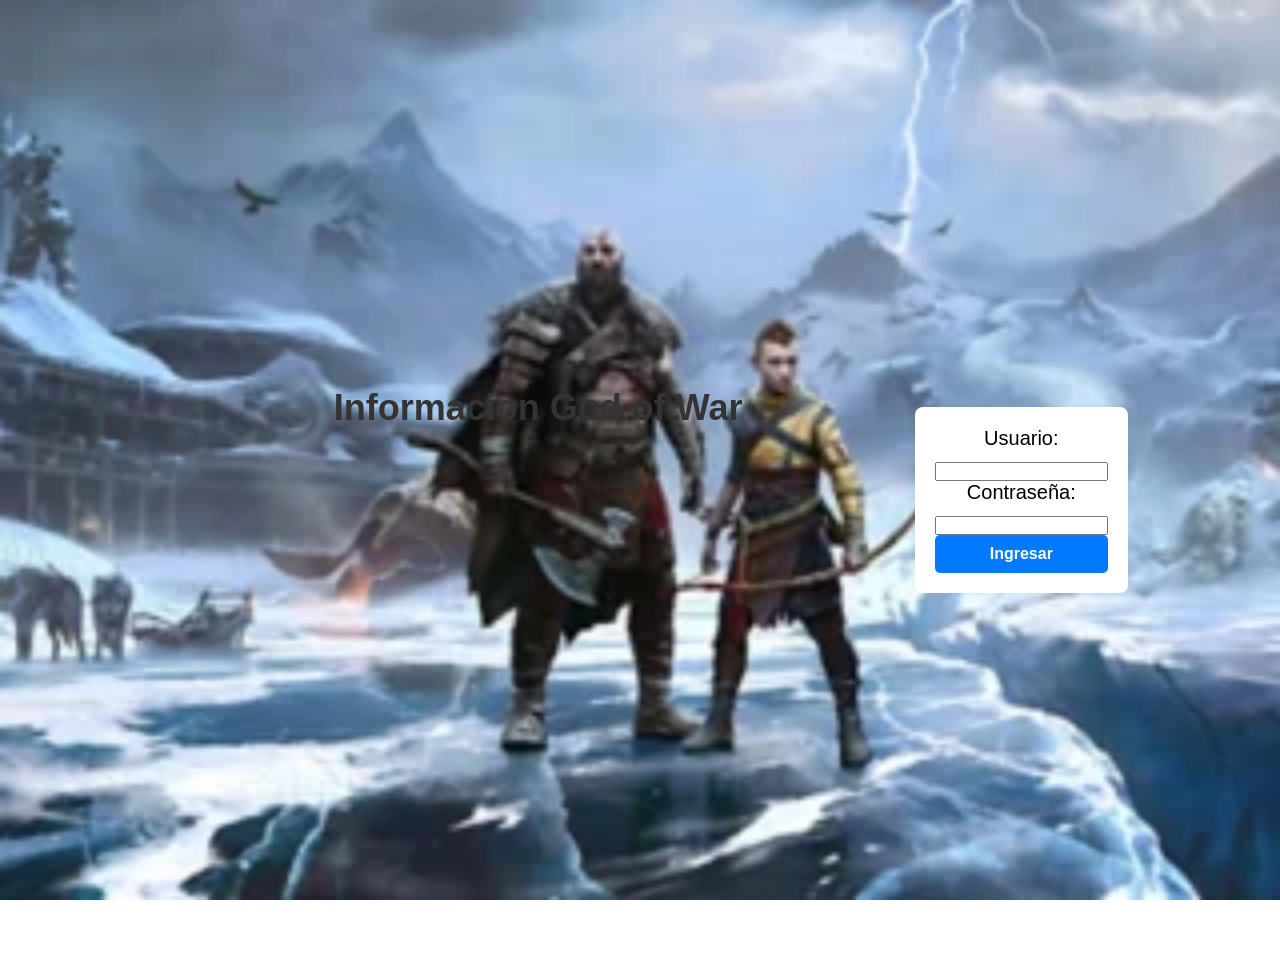
<file: index.html>
<!DOCTYPE html>
<html lang="es">
<head>
    <meta charset="UTF-8">
    <meta name="viewport" content="width=device-width, initial-scale=1.0">
    <title>God of War - Inicio</title>
    <link rel="stylesheet" href="agustin.css">
</head>
<body class="login-page">
    <div class="container">
        <h1>Informacion God of War</h1>
        <form id="formulario">
            <label for="nombre">Usuario:</label>
            <input type="text" id="nombre" name="nombre" required>
            <br>
            <label for="contraseña">Contraseña:</label>
            <input type="password" id="contraseña" name="contraseña" required>
            <br>
            <button type="submit">Ingresar</button>
        </form>
        <div id="mensaje"></div>
    </div>
    <script src="script.js"></script>

</body>
</html>
</file>
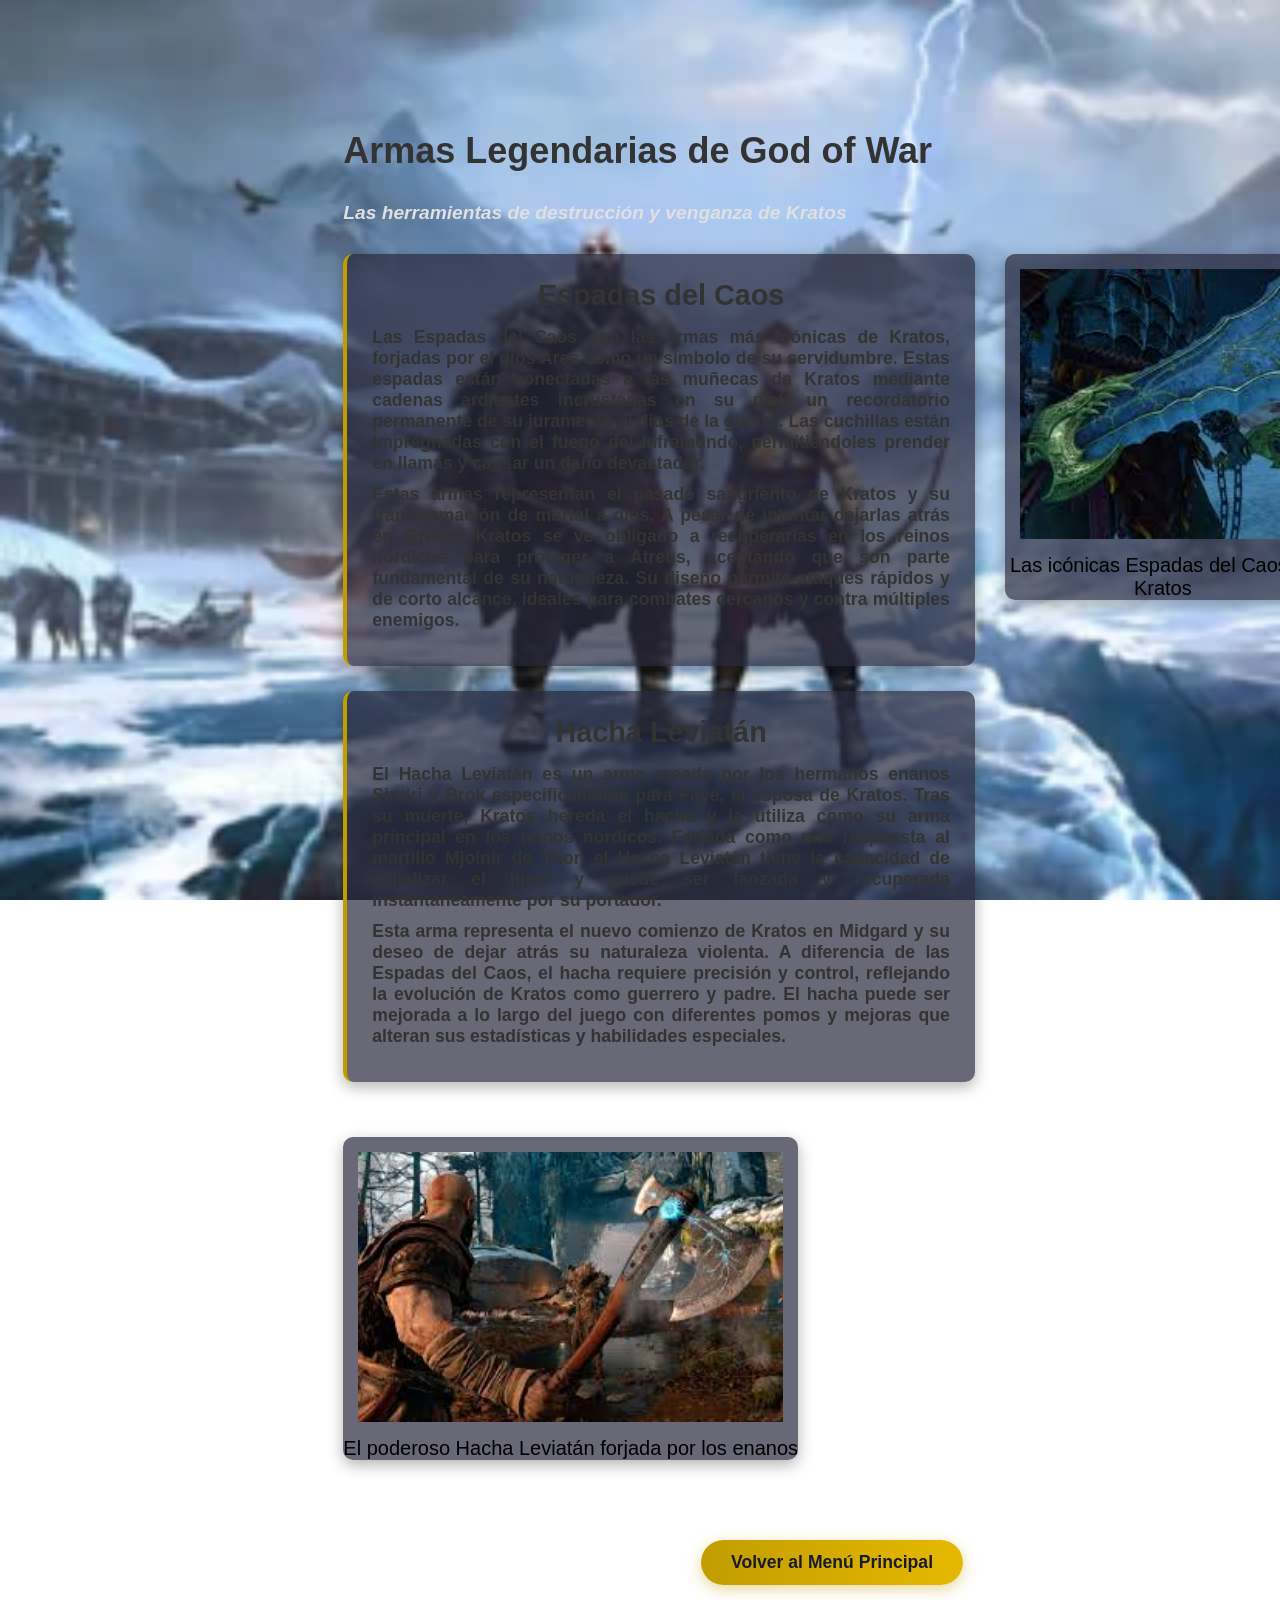
<file: Armas.html>
<!DOCTYPE html>
<html lang="es">
	<link rel="stylesheet" href="agustin.css">
<head>
    <meta charset="UTF-8">
    <meta name="viewport" content="width=device-width, initial-scale=1.0">
    <title>Armas - God of War</title>
    </head>
<body>
    <div class="container">
        <div class="header">
            <h1>Armas Legendarias de God of War</h1>
            <p class="subtitulo">Las herramientas de destrucción y venganza de Kratos</p>
        </div>
        
        <div class="content">
            <div class="info-section">
                <div class="informacioncarta">
                    <h2>Espadas del Caos</h2>
                    <p>Las Espadas del Caos son las armas más icónicas de Kratos, forjadas por el dios Ares como un símbolo de su servidumbre. Estas espadas están conectadas a las muñecas de Kratos mediante cadenas ardientes incrustadas en su piel, un recordatorio permanente de su juramento al dios de la guerra. Las cuchillas están impregnadas con el fuego del Inframundo, permitiéndoles prender en llamas y causar un daño devastador.</p>
                    <p>Estas armas representan el pasado sangriento de Kratos y su transformación de mortal a dios. A pesar de intentar dejarlas atrás en Grecia, Kratos se ve obligado a recuperarlas en los reinos nórdicos para proteger a Atreus, aceptando que son parte fundamental de su naturaleza. Su diseño permite ataques rápidos y de corto alcance, ideales para combates cercanos y contra múltiples enemigos.</p>
                </div>
                
                <div class="informacioncarta">
                    <h2>Hacha Leviatán</h2>
                    <p>El Hacha Leviatán es un arma creada por los hermanos enanos Sindri y Brok específicamente para Faye, la esposa de Kratos. Tras su muerte, Kratos hereda el hacha y la utiliza como su arma principal en los reinos nórdicos. Forjada como una respuesta al martillo Mjolnir de Thor, el Hacha Leviatán tiene la capacidad de canalizar el hielo y puede ser lanzada y recuperada instantáneamente por su portador.</p>
                    <p>Esta arma representa el nuevo comienzo de Kratos en Midgard y su deseo de dejar atrás su naturaleza violenta. A diferencia de las Espadas del Caos, el hacha requiere precisión y control, reflejando la evolución de Kratos como guerrero y padre. El hacha puede ser mejorada a lo largo del juego con diferentes pomos y mejoras que alteran sus estadísticas y habilidades especiales.</p>
                </div>
            </div>
            
            <div class="image-section">
                <div class="imagenes">
                    <img src="imagenes/espadas.jpg"
                    <div class="imagendes">Las icónicas Espadas del Caos de Kratos</div>
                </div>
                
                <div class="imagenes">
                    <img src="imagenes/hacha.jpg"
                    <div class="imagendes">El poderoso Hacha Leviatán forjada por los enanos</div>
                </div>
            </div>
        </div>
        
        <div class="menu-link">
            <a href="Menu.html" class="botm">Volver al Menú Principal</a>
        </div>
    </div>
</body>
</html>
</file>
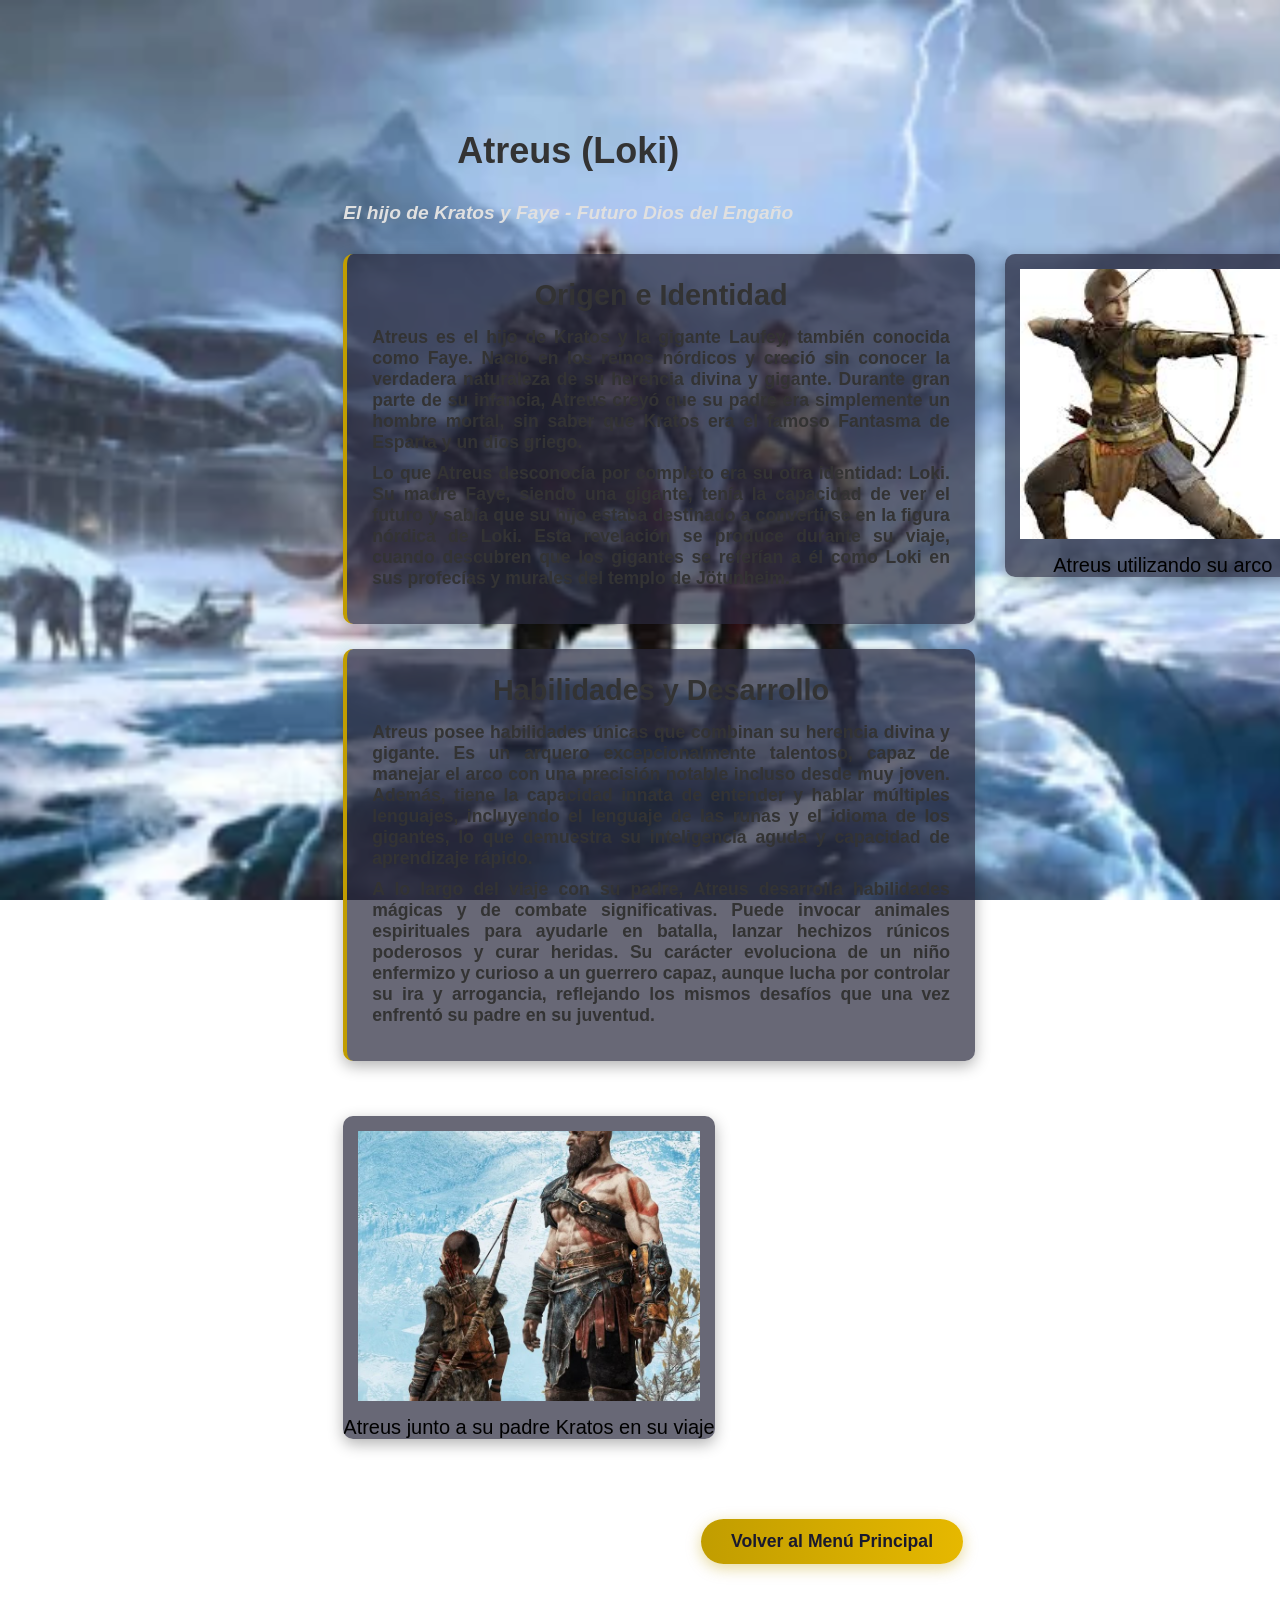
<file: atreus.html>
<!DOCTYPE html>
<html lang="es">
	  <link rel="stylesheet" href="agustin.css">
<head>
    <meta charset="UTF-8">
    <meta name="viewport" content="width=device-width, initial-scale=1.0">
    <title>Atreus - God of War</title>

</head>
<body>
    <div class="container">
        <div class="header">
            <h1>Atreus (Loki)</h1>
            <p class="subtitulo">El hijo de Kratos y Faye - Futuro Dios del Engaño</p>
        </div>
        
        <div class="content">
            <div class="info-section">
                <div class="informacioncarta">
                    <h2>Origen e Identidad</h2>
                    <p>Atreus es el hijo de Kratos y la gigante Laufey, también conocida como Faye. Nació en los reinos nórdicos y creció sin conocer la verdadera naturaleza de su herencia divina y gigante. Durante gran parte de su infancia, Atreus creyó que su padre era simplemente un hombre mortal, sin saber que Kratos era el famoso Fantasma de Esparta y un dios griego.</p>
                    <p>Lo que Atreus desconocía por completo era su otra identidad: Loki. Su madre Faye, siendo una gigante, tenía la capacidad de ver el futuro y sabía que su hijo estaba destinado a convertirse en la figura nórdica de Loki. Esta revelación se produce durante su viaje, cuando descubren que los gigantes se referían a él como Loki en sus profecías y murales del templo de Jötunheim.</p>
                </div>
                
                <div class="informacioncarta">
                    <h2>Habilidades y Desarrollo</h2>
                    <p>Atreus posee habilidades únicas que combinan su herencia divina y gigante. Es un arquero excepcionalmente talentoso, capaz de manejar el arco con una precisión notable incluso desde muy joven. Además, tiene la capacidad innata de entender y hablar múltiples lenguajes, incluyendo el lenguaje de las runas y el idioma de los gigantes, lo que demuestra su inteligencia aguda y capacidad de aprendizaje rápido.</p>
                    <p>A lo largo del viaje con su padre, Atreus desarrolla habilidades mágicas y de combate significativas. Puede invocar animales espirituales para ayudarle en batalla, lanzar hechizos rúnicos poderosos y curar heridas. Su carácter evoluciona de un niño enfermizo y curioso a un guerrero capaz, aunque lucha por controlar su ira y arrogancia, reflejando los mismos desafíos que una vez enfrentó su padre en su juventud.</p>
                </div>
            </div>
            
            <div class="image-section">
                <div class="imagenes">
                    <img src="imagenes/atreusarco.jpg"
                    <div class="imagendes">Atreus utilizando su arco </div>
                </div>
                
                <div class="imagenes">
                    <img src="imagenes/atreusykratos.jpg"
                    <div class="imagendes">Atreus junto a su padre Kratos en su viaje</div>
                </div>
            </div>
        </div>
        
        <div class="menu-link">
            <a href="Menu.html" class="botm">Volver al Menú Principal</a>
        </div>
    </div>
</body>
</html>
</file>
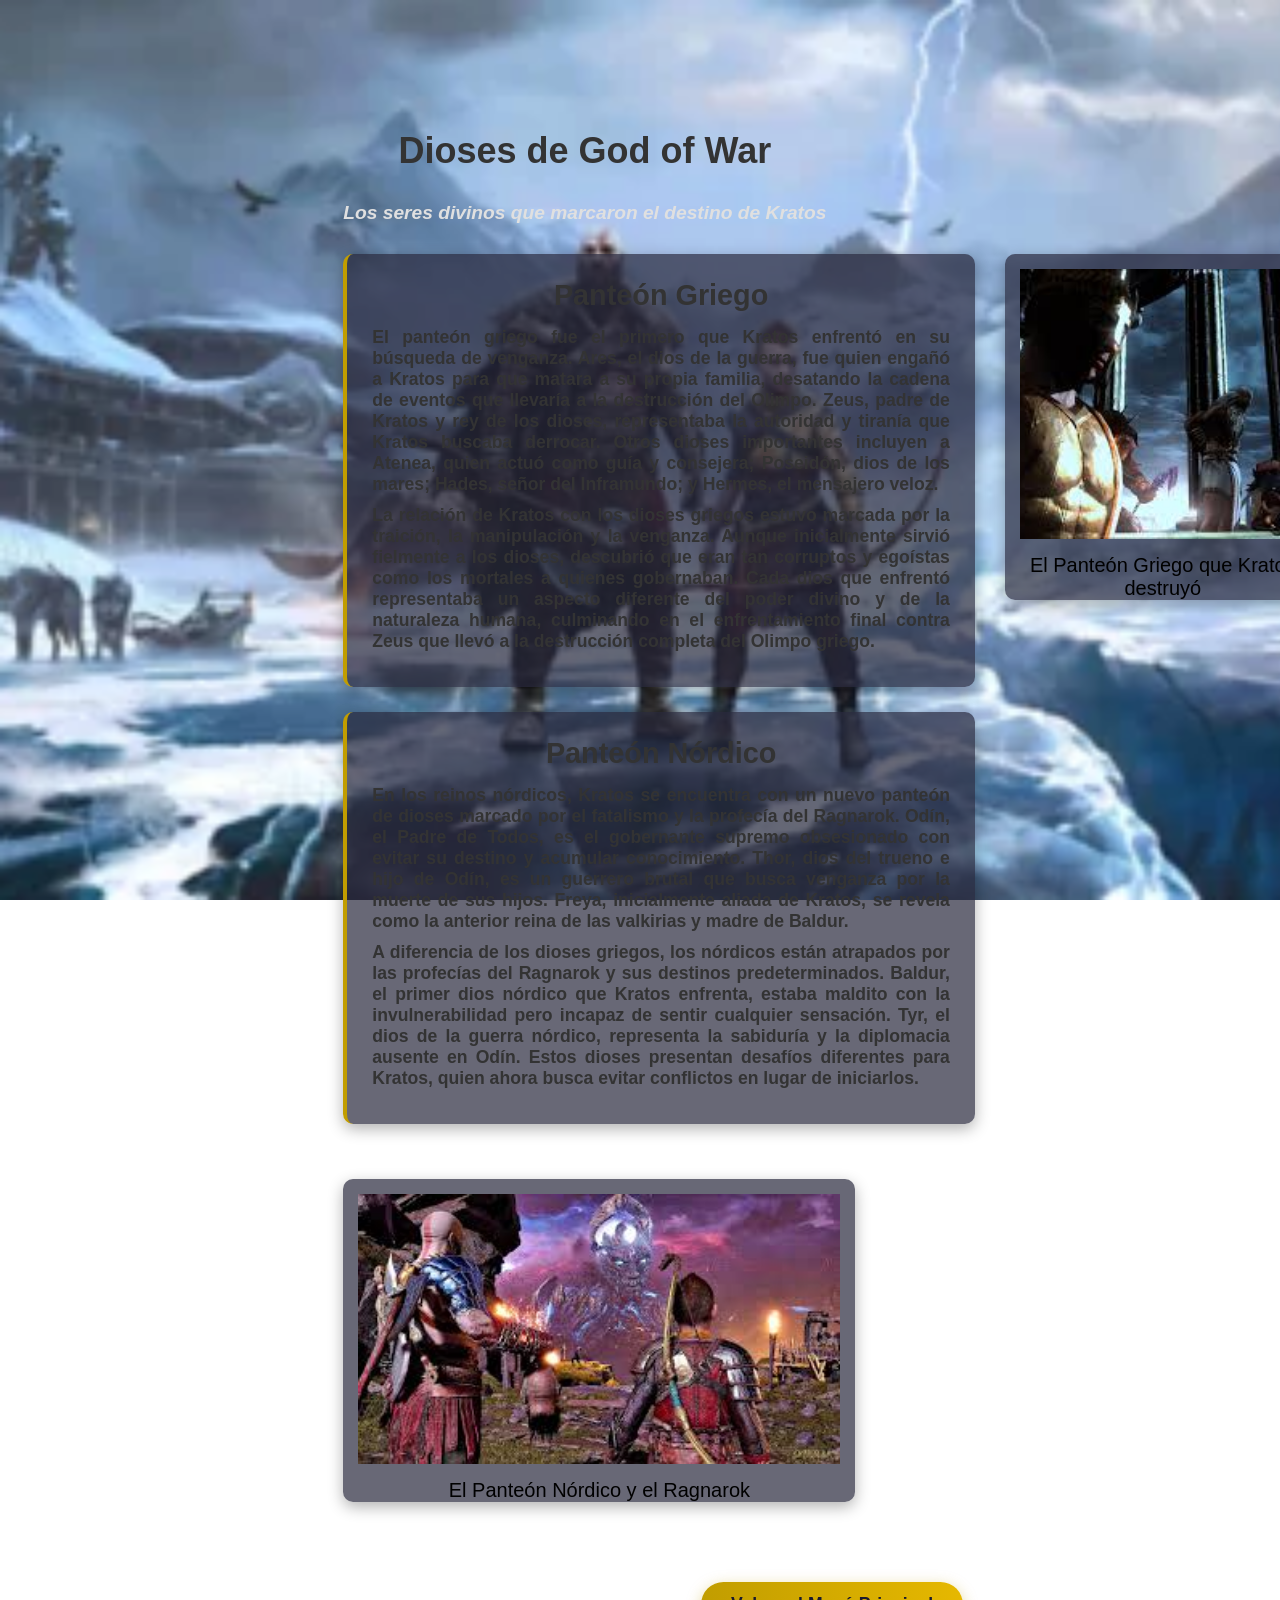
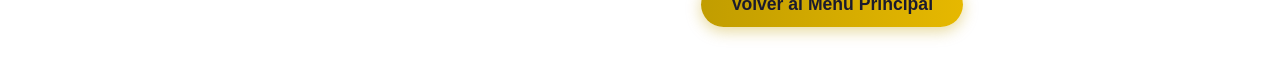
<file: Dioses.html>
<!DOCTYPE html>
<html lang="es">
	<link rel="stylesheet" href="agustin.css">
<head>
    <meta charset="UTF-8">
    <meta name="viewport" content="width=device-width, initial-scale=1.0">
    <title>Dioses - God of War</title>

</head>
<body>
    <div class="container">
        <div class="header">
            <h1>Dioses de God of War</h1>
            <p class="subtitulo">Los seres divinos que marcaron el destino de Kratos</p>
        </div>
        
        <div class="content">
            <div class="info-section">
                <div class="informacioncarta">
                    <h2>Panteón Griego</h2>
                    <p>El panteón griego fue el primero que Kratos enfrentó en su búsqueda de venganza. Ares, el dios de la guerra, fue quien engañó a Kratos para que matara a su propia familia, desatando la cadena de eventos que llevaría a la destrucción del Olimpo. Zeus, padre de Kratos y rey de los dioses, representaba la autoridad y tiranía que Kratos buscaba derrocar. Otros dioses importantes incluyen a Atenea, quien actuó como guía y consejera; Poseidón, dios de los mares; Hades, señor del Inframundo; y Hermes, el mensajero veloz.</p>
                    <p>La relación de Kratos con los dioses griegos estuvo marcada por la traición, la manipulación y la venganza. Aunque inicialmente sirvió fielmente a los dioses, descubrió que eran tan corruptos y egoístas como los mortales a quienes gobernaban. Cada dios que enfrentó representaba un aspecto diferente del poder divino y de la naturaleza humana, culminando en el enfrentamiento final contra Zeus que llevó a la destrucción completa del Olimpo griego.</p>
                </div>
                
                <div class="informacioncarta">
                    <h2>Panteón Nórdico</h2>
                    <p>En los reinos nórdicos, Kratos se encuentra con un nuevo panteón de dioses marcado por el fatalismo y la profecía del Ragnarok. Odín, el Padre de Todos, es el gobernante supremo obsesionado con evitar su destino y acumular conocimiento. Thor, dios del trueno e hijo de Odín, es un guerrero brutal que busca venganza por la muerte de sus hijos. Freya, inicialmente aliada de Kratos, se revela como la anterior reina de las valkirias y madre de Baldur.</p>
                    <p>A diferencia de los dioses griegos, los nórdicos están atrapados por las profecías del Ragnarok y sus destinos predeterminados. Baldur, el primer dios nórdico que Kratos enfrenta, estaba maldito con la invulnerabilidad pero incapaz de sentir cualquier sensación. Tyr, el dios de la guerra nórdico, representa la sabiduría y la diplomacia ausente en Odín. Estos dioses presentan desafíos diferentes para Kratos, quien ahora busca evitar conflictos en lugar de iniciarlos.</p>
                </div>
            </div>
            
            <div class="image-section">
                <div class="imagenes">
                    <img src="imagenes/diosesgrecia.jpg"
                    <div class="imagendes">El Panteón Griego que Kratos destruyó</div>
                </div>
                
                <div class="imagenes">
                    <img src="imagenes/diosesnordicos.jpg"
                    <div class="imagendes">El Panteón Nórdico y el Ragnarok</div>
                </div>
            </div>
        </div>
        
        <div class="menu-link">
            <a href="Menu.html" class="botm">Volver al Menú Principal</a>
        </div>
    </div>
</body>
</html>
</file>
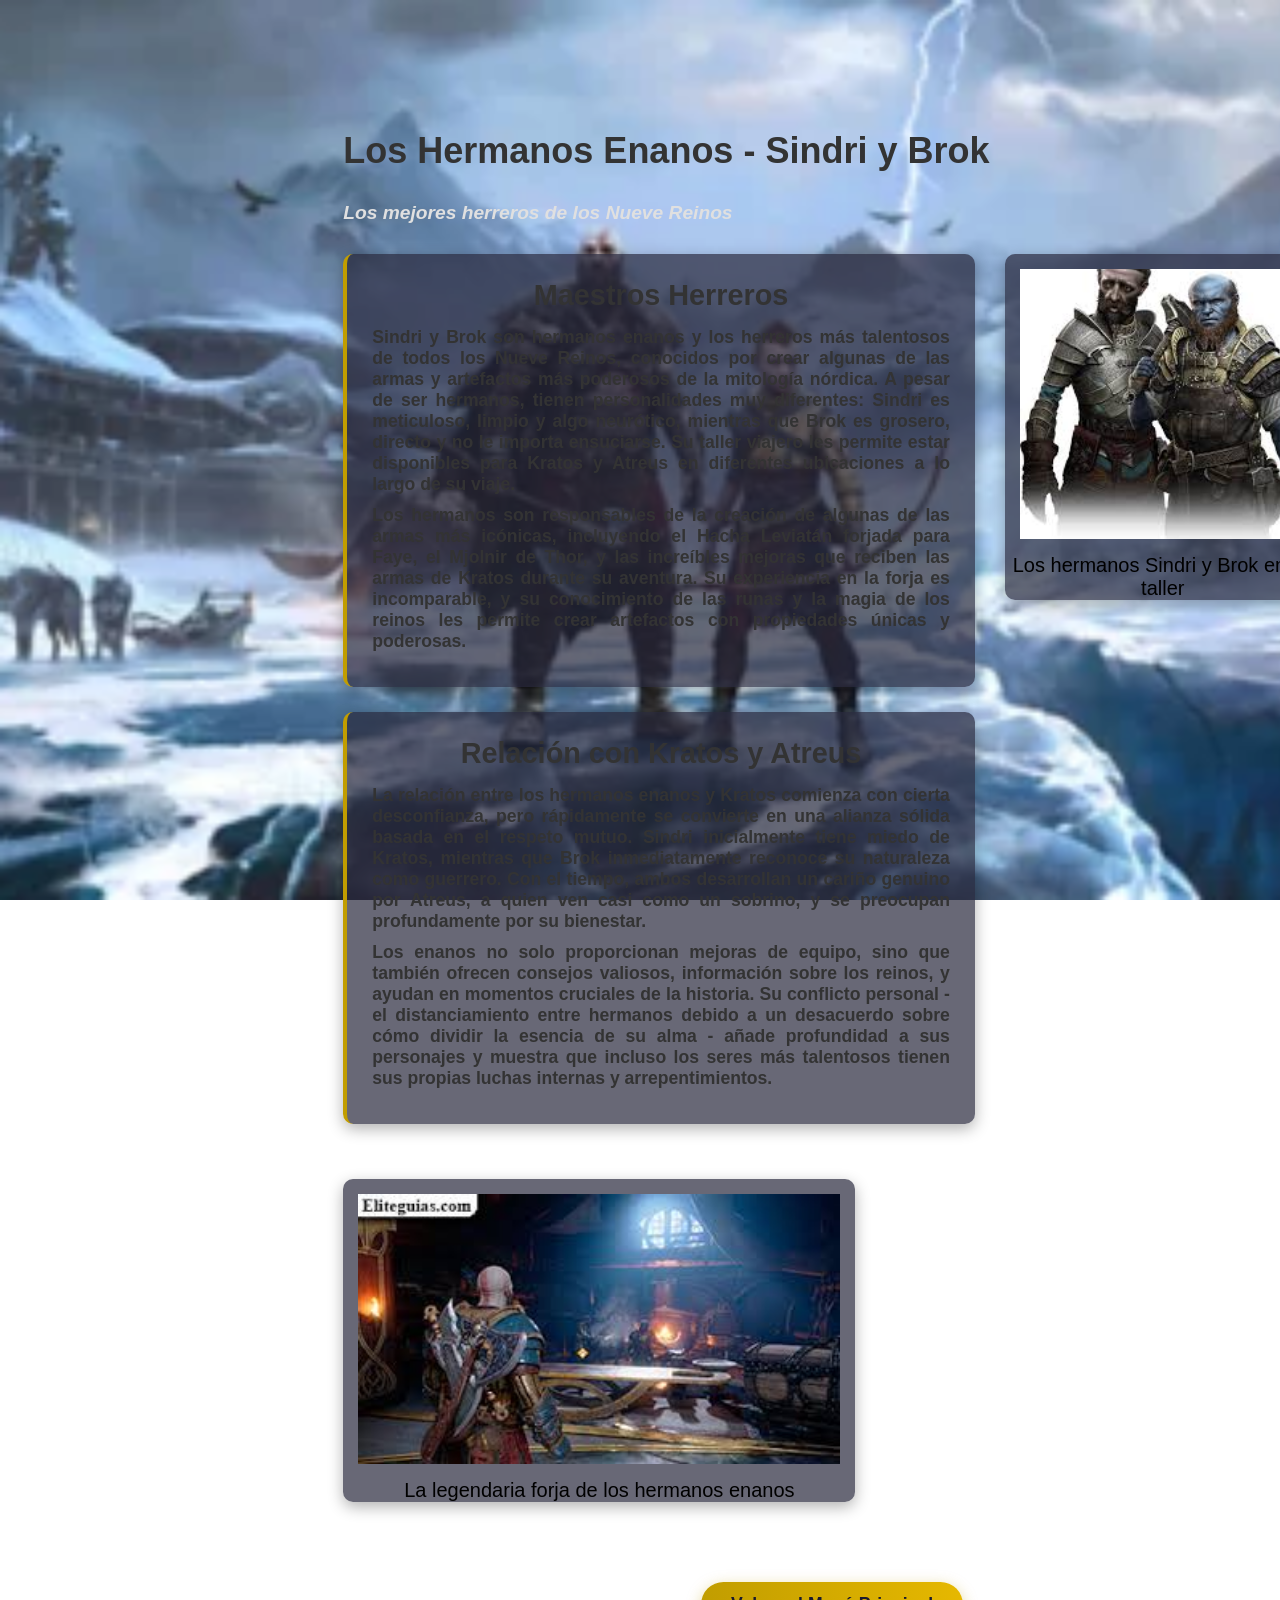
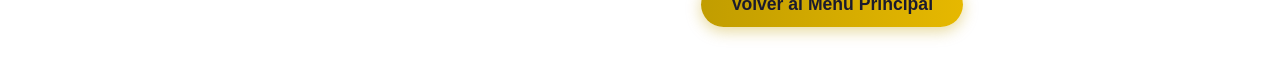
<file: Enanos.html>
<!DOCTYPE html>
<html lang="es">
	<link rel="stylesheet" href="agustin.css">
<head>
    <meta charset="UTF-8">
    <meta name="viewport" content="width=device-width, initial-scale=1.0">
    <title>Enanos - God of War</title>
    
    </head>
<body>
    <div class="container">
        <div class="header">
            <h1>Los Hermanos Enanos - Sindri y Brok</h1>
            <p class="subtitulo">Los mejores herreros de los Nueve Reinos</p>
        </div>
        
        <div class="content">
            <div class="info-section">
                <div class="informacioncarta">
                    <h2>Maestros Herreros</h2>
                    <p>Sindri y Brok son hermanos enanos y los herreros más talentosos de todos los Nueve Reinos, conocidos por crear algunas de las armas y artefactos más poderosos de la mitología nórdica. A pesar de ser hermanos, tienen personalidades muy diferentes: Sindri es meticuloso, limpio y algo neurótico, mientras que Brok es grosero, directo y no le importa ensuciarse. Su taller viajero les permite estar disponibles para Kratos y Atreus en diferentes ubicaciones a lo largo de su viaje.</p>
                    <p>Los hermanos son responsables de la creación de algunas de las armas más icónicas, incluyendo el Hacha Leviatán forjada para Faye, el Mjolnir de Thor, y las increíbles mejoras que reciben las armas de Kratos durante su aventura. Su experiencia en la forja es incomparable, y su conocimiento de las runas y la magia de los reinos les permite crear artefactos con propiedades únicas y poderosas.</p>
                </div>
                
                <div class="informacioncarta">
                    <h2>Relación con Kratos y Atreus</h2>
                    <p>La relación entre los hermanos enanos y Kratos comienza con cierta desconfianza, pero rápidamente se convierte en una alianza sólida basada en el respeto mutuo. Sindri inicialmente tiene miedo de Kratos, mientras que Brok inmediatamente reconoce su naturaleza como guerrero. Con el tiempo, ambos desarrollan un cariño genuino por Atreus, a quien ven casi como un sobrino, y se preocupan profundamente por su bienestar.</p>
                    <p>Los enanos no solo proporcionan mejoras de equipo, sino que también ofrecen consejos valiosos, información sobre los reinos, y ayudan en momentos cruciales de la historia. Su conflicto personal - el distanciamiento entre hermanos debido a un desacuerdo sobre cómo dividir la esencia de su alma - añade profundidad a sus personajes y muestra que incluso los seres más talentosos tienen sus propias luchas internas y arrepentimientos.</p>
                </div>
            </div>
            
            <div class="image-section">
                <div class="imagenes">
                    <img src="imagenes/enanos.jpg"
                    <div class="imagendes">Los hermanos Sindri y Brok en su taller</div>
                </div>
                
                <div class="imagenes">
                    <img src="imagenes/forja.jpg"
                    <div class="imagendes">La legendaria forja de los hermanos enanos</div>
                </div>
            </div>
        </div>
        
        <div class="menu-link">
            <a href="Menu.html" class="botm">Volver al Menú Principal</a>
        </div>
    </div>
</body>
</html>
</file>
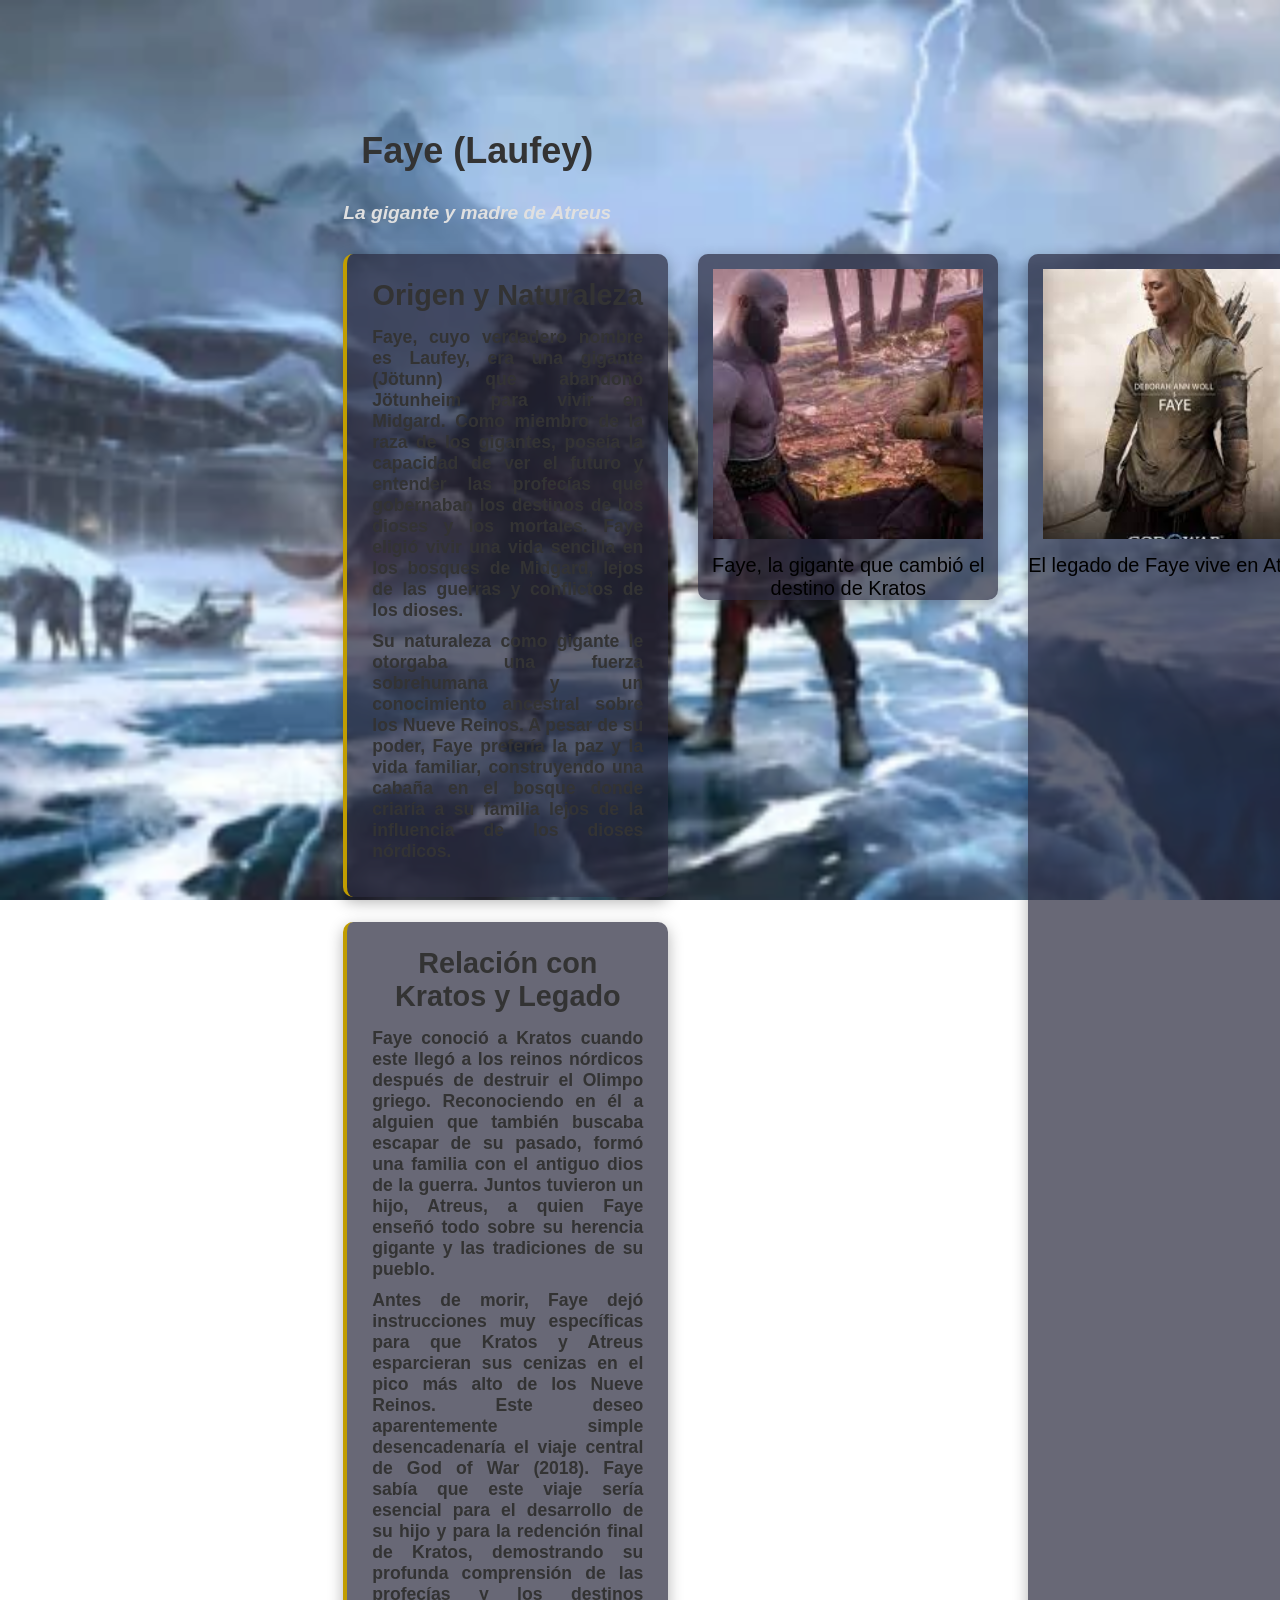
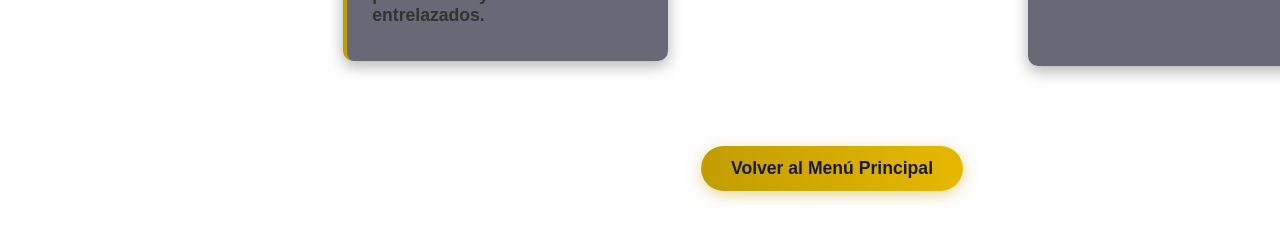
<file: Faye.html>
<!DOCTYPE html>
<html lang="es">
<head>
    <meta charset="UTF-8">
    <meta name="viewport" content="width=device-width, initial-scale=1.0">
    <title>Faye - God of War</title>
    <link rel="stylesheet" href="agustin.css">
</head>
<body>
    <div class="container">
        <div class="header">
            <h1>Faye (Laufey)</h1>
            <p class="subtitulo">La gigante y madre de Atreus</p>
        </div>
        
        <div class="content">
            <div class="info-section">
                <div class="informacioncarta">
                    <h2>Origen y Naturaleza</h2>
                    <p>Faye, cuyo verdadero nombre es Laufey, era una gigante (Jötunn) que abandonó Jötunheim para vivir en Midgard. Como miembro de la raza de los gigantes, poseía la capacidad de ver el futuro y entender las profecías que gobernaban los destinos de los dioses y los mortales. Faye eligió vivir una vida sencilla en los bosques de Midgard, lejos de las guerras y conflictos de los dioses.</p>
                    <p>Su naturaleza como gigante le otorgaba una fuerza sobrehumana y un conocimiento ancestral sobre los Nueve Reinos. A pesar de su poder, Faye prefería la paz y la vida familiar, construyendo una cabaña en el bosque donde criaría a su familia lejos de la influencia de los dioses nórdicos.</p>
                </div>
                
                <div class="informacioncarta">
                    <h2>Relación con Kratos y Legado</h2>
                    <p>Faye conoció a Kratos cuando este llegó a los reinos nórdicos después de destruir el Olimpo griego. Reconociendo en él a alguien que también buscaba escapar de su pasado, formó una familia con el antiguo dios de la guerra. Juntos tuvieron un hijo, Atreus, a quien Faye enseñó todo sobre su herencia gigante y las tradiciones de su pueblo.</p>
                    <p>Antes de morir, Faye dejó instrucciones muy específicas para que Kratos y Atreus esparcieran sus cenizas en el pico más alto de los Nueve Reinos. Este deseo aparentemente simple desencadenaría el viaje central de God of War (2018). Faye sabía que este viaje sería esencial para el desarrollo de su hijo y para la redención final de Kratos, demostrando su profunda comprensión de las profecías y los destinos entrelazados.</p>
                </div>
            </div>
            
            <div class="image-section">
                <div class="imagenes">
                    <img src="imagenes/familia.jpg"
                    <div class="imagendes">Faye, la gigante que cambió el destino de Kratos</div>
                </div>
                
                <div class="imagenes">
                    <img src="imagenes/faye.jpg"
                    <div class="imagendes">El legado de Faye vive en Atreus</div>
                </div>
            </div>
        </div>
        
        <div class="menu-link">
            <a href="Menu.html" class="botm">Volver al Menú Principal</a>
        </div>
    </div>
</body>
</html>
</file>
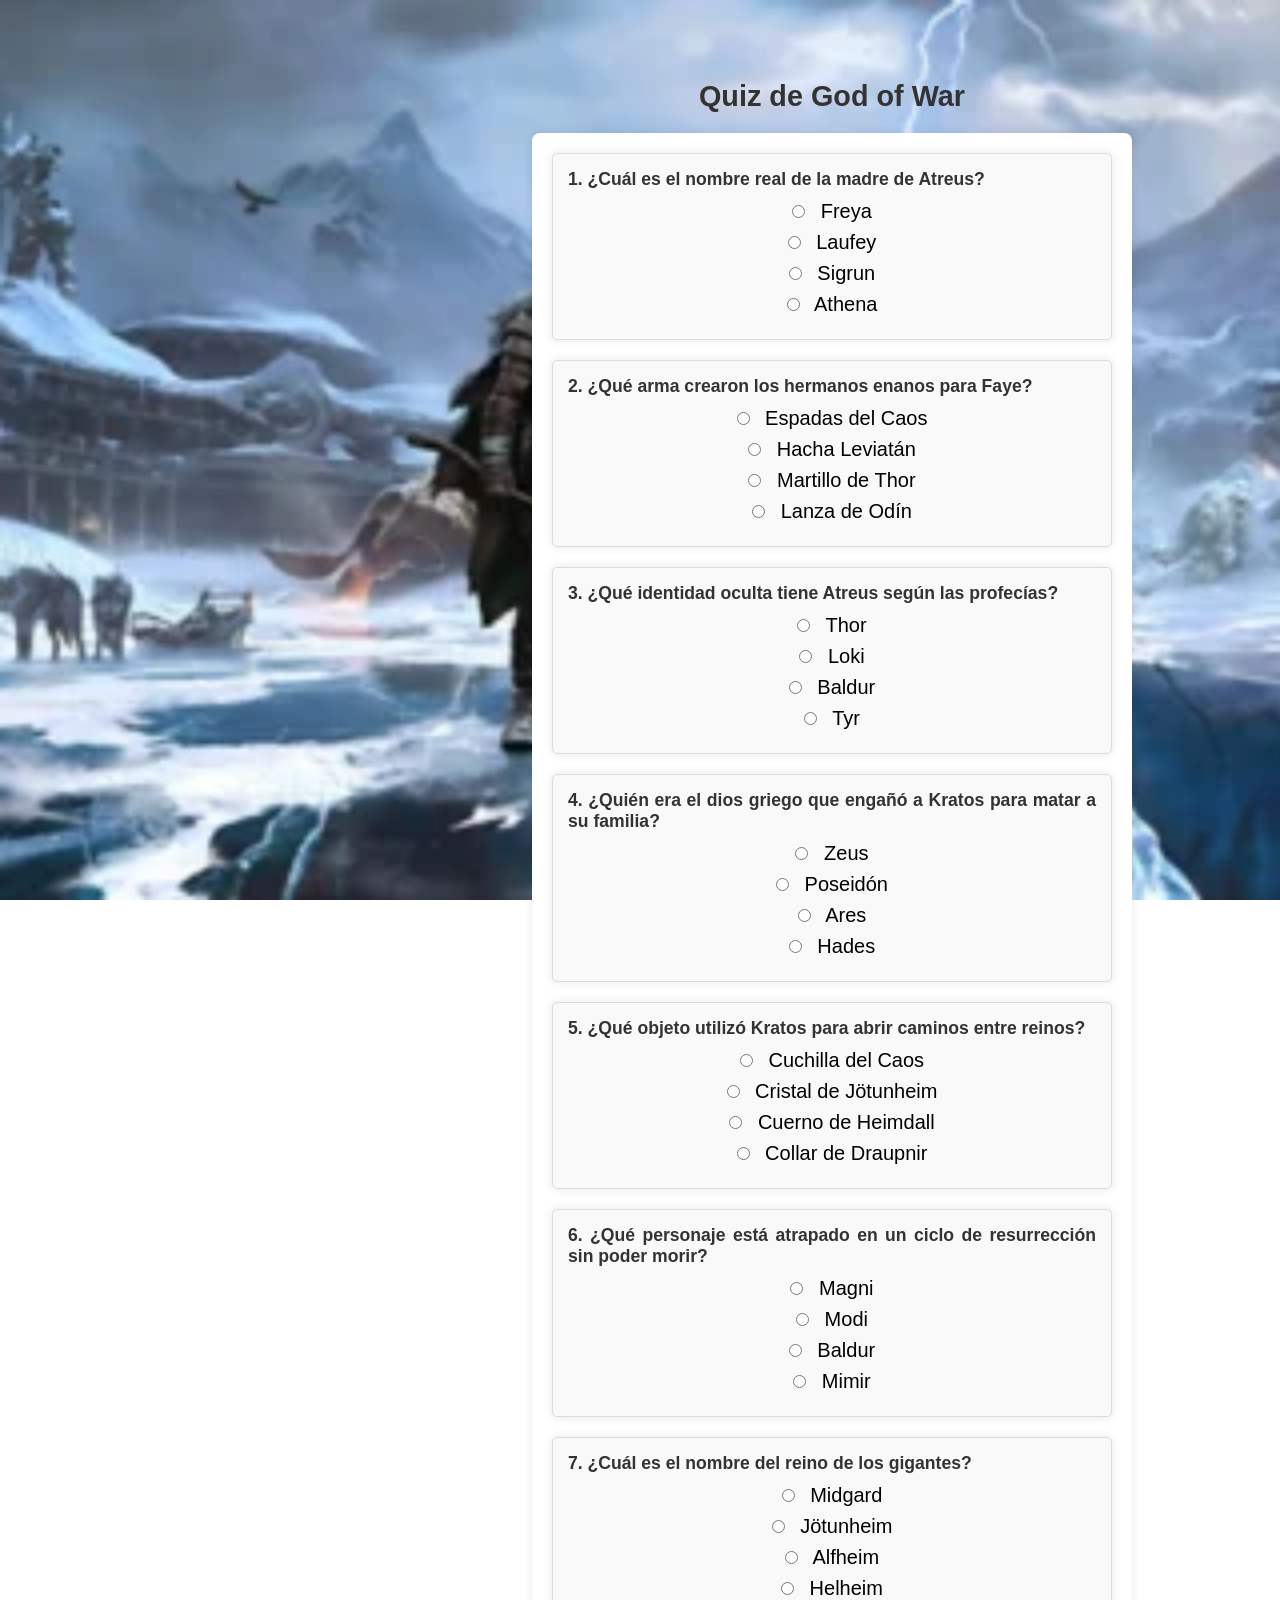
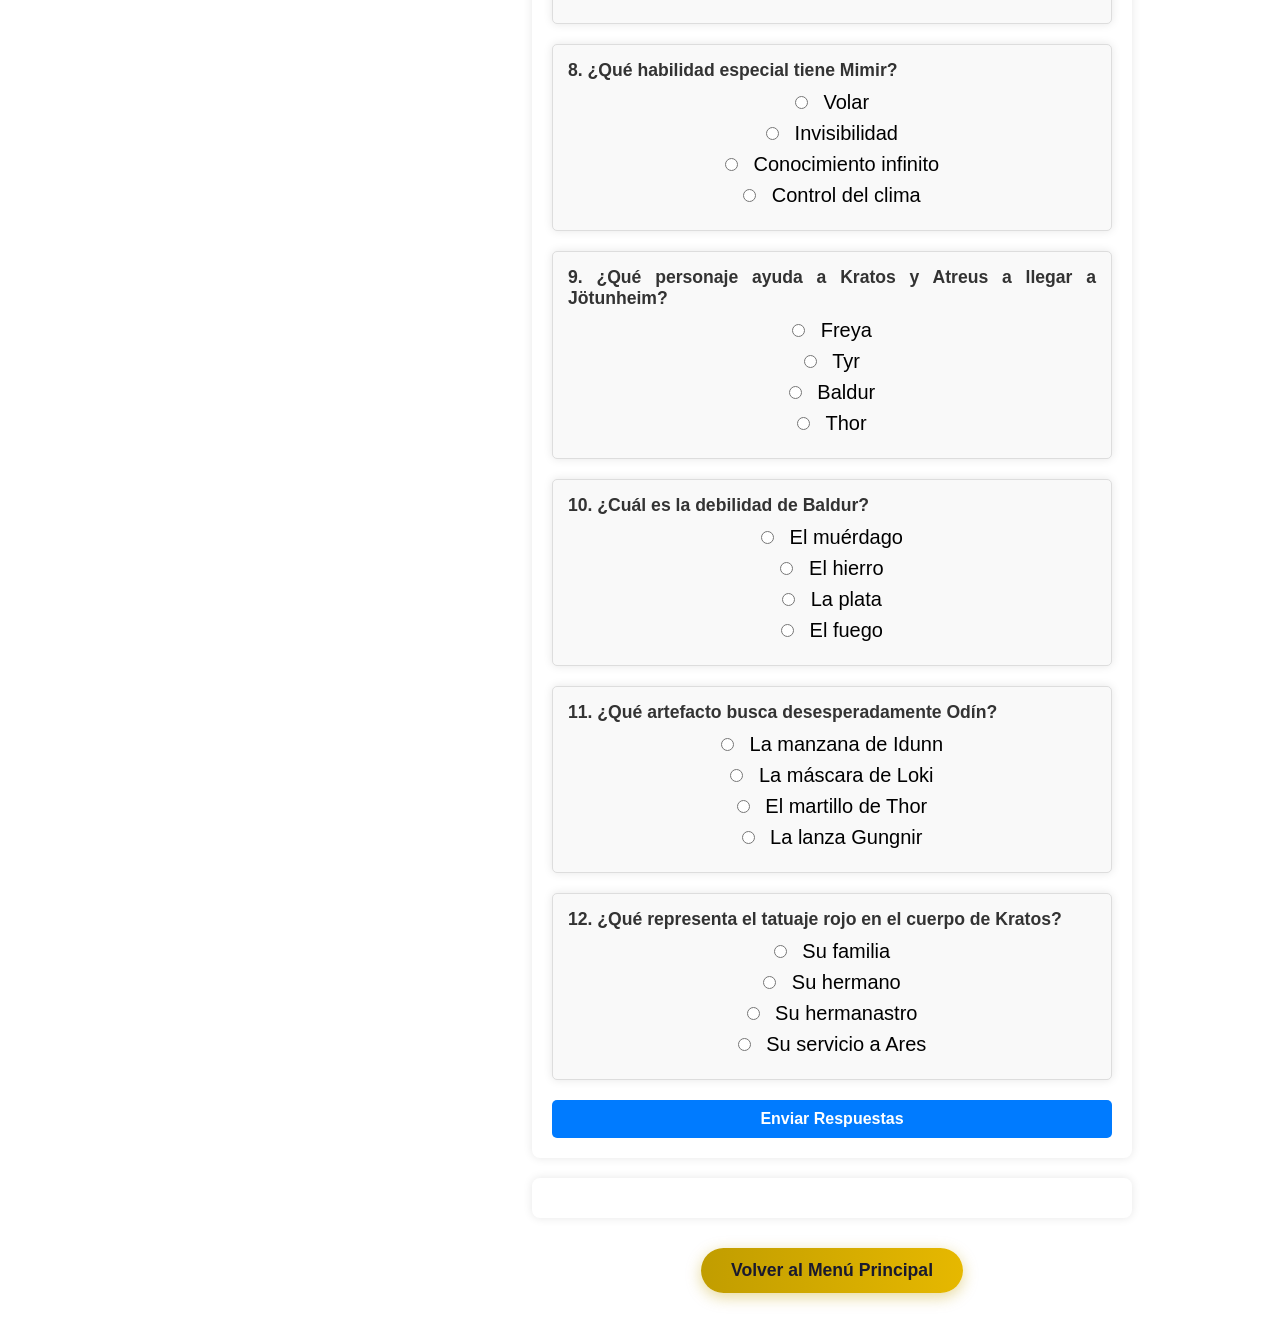
<file: formulario.html>
<!DOCTYPE html>
<html lang="es">
<head>
    <meta charset="UTF-8">
    <meta name="viewport" content="width=device-width, initial-scale=1.0">
    <title>Quiz God of War</title>
    <link rel="stylesheet" href="agustin.css">
</head>
<body>
    <h2>Quiz de God of War</h2>
    
    <form id="quizForm">
        <ol>
            <!-- Pregunta 1 -->
            <li>
                <p>1. ¿Cuál es el nombre real de la madre de Atreus?</p>
                <label>
                    <input type="radio" name="pregunta1" value="Freya">
                    Freya
                </label>
                <label>
                    <input type="radio" name="pregunta1" value="Laufey">
                    Laufey
                </label>
                <label>
                    <input type="radio" name="pregunta1" value="Sigrun">
                    Sigrun
                </label>
                <label>
                    <input type="radio" name="pregunta1" value="Athena">
                    Athena
                </label>
            </li>
            
            <!-- Pregunta 2 -->
            <li>
                <p>2. ¿Qué arma crearon los hermanos enanos para Faye?</p>
                <label>
                    <input type="radio" name="pregunta2" value="Espadas del Caos">
                    Espadas del Caos
                </label>
                <label>
                    <input type="radio" name="pregunta2" value="Hacha Leviatán">
                    Hacha Leviatán
                </label>
                <label>
                    <input type="radio" name="pregunta2" value="Martillo de Thor">
                    Martillo de Thor
                </label>
                <label>
                    <input type="radio" name="pregunta2" value="Lanza de Odín">
                    Lanza de Odín
                </label>
            </li>
            
            <!-- Pregunta 3 -->
            <li>
                <p>3. ¿Qué identidad oculta tiene Atreus según las profecías?</p>
                <label>
                    <input type="radio" name="pregunta3" value="Thor">
                    Thor
                </label>
                <label>
                    <input type="radio" name="pregunta3" value="Loki">
                    Loki
                </label>
                <label>
                    <input type="radio" name="pregunta3" value="Baldur">
                    Baldur
                </label>
                <label>
                    <input type="radio" name="pregunta3" value="Tyr">
                    Tyr
                </label>
            </li>
            
            <!-- Pregunta 4 -->
            <li>
                <p>4. ¿Quién era el dios griego que engañó a Kratos para matar a su familia?</p>
                <label>
                    <input type="radio" name="pregunta4" value="Zeus">
                    Zeus
                </label>
                <label>
                    <input type="radio" name="pregunta4" value="Poseidón">
                    Poseidón
                </label>
                <label>
                    <input type="radio" name="pregunta4" value="Ares">
                    Ares
                </label>
                <label>
                    <input type="radio" name="pregunta4" value="Hades">
                    Hades
                </label>
            </li>
            
            <!-- Pregunta 5 -->
            <li>
                <p>5. ¿Qué objeto utilizó Kratos para abrir caminos entre reinos?</p>
                <label>
                    <input type="radio" name="pregunta5" value="Cuchilla del Caos">
                    Cuchilla del Caos
                </label>
                <label>
                    <input type="radio" name="pregunta5" value="Cristal de Jötunheim">
                    Cristal de Jötunheim
                </label>
                <label>
                    <input type="radio" name="pregunta5" value="Cuerno de Heimdall">
                    Cuerno de Heimdall
                </label>
                <label>
                    <input type="radio" name="pregunta5" value="Collar de Draupnir">
                    Collar de Draupnir
                </label>
            </li>
            
            <!-- Pregunta 6 -->
            <li>
                <p>6. ¿Qué personaje está atrapado en un ciclo de resurrección sin poder morir?</p>
                <label>
                    <input type="radio" name="pregunta6" value="Magni">
                    Magni
                </label>
                <label>
                    <input type="radio" name="pregunta6" value="Modi">
                    Modi
                </label>
                <label>
                    <input type="radio" name="pregunta6" value="Baldur">
                    Baldur
                </label>
                <label>
                    <input type="radio" name="pregunta6" value="Mimir">
                    Mimir
                </label>
            </li>
            
            <!-- Pregunta 7 -->
            <li>
                <p>7. ¿Cuál es el nombre del reino de los gigantes?</p>
                <label>
                    <input type="radio" name="pregunta7" value="Midgard">
                    Midgard
                </label>
                <label>
                    <input type="radio" name="pregunta7" value="Jötunheim">
                    Jötunheim
                </label>
                <label>
                    <input type="radio" name="pregunta7" value="Alfheim">
                    Alfheim
                </label>
                <label>
                    <input type="radio" name="pregunta7" value="Helheim">
                    Helheim
                </label>
            </li>
            
            <!-- Pregunta 8 -->
            <li>
                <p>8. ¿Qué habilidad especial tiene Mimir?</p>
                <label>
                    <input type="radio" name="pregunta8" value="Volar">
                    Volar
                </label>
                <label>
                    <input type="radio" name="pregunta8" value="Invisibilidad">
                    Invisibilidad
                </label>
                <label>
                    <input type="radio" name="pregunta8" value="Conocimiento infinito">
                    Conocimiento infinito
                </label>
                <label>
                    <input type="radio" name="pregunta8" value="Control del clima">
                    Control del clima
                </label>
            </li>
            
            <!-- Pregunta 9 -->
            <li>
                <p>9. ¿Qué personaje ayuda a Kratos y Atreus a llegar a Jötunheim?</p>
                <label>
                    <input type="radio" name="pregunta9" value="Freya">
                    Freya
                </label>
                <label>
                    <input type="radio" name="pregunta9" value="Tyr">
                    Tyr
                </label>
                <label>
                    <input type="radio" name="pregunta9" value="Baldur">
                    Baldur
                </label>
                <label>
                    <input type="radio" name="pregunta9" value="Thor">
                    Thor
                </label>
            </li>
            
            <!-- Pregunta 10 -->
            <li>
                <p>10. ¿Cuál es la debilidad de Baldur?</p>
                <label>
                    <input type="radio" name="pregunta10" value="El muérdago">
                    El muérdago
                </label>
                <label>
                    <input type="radio" name="pregunta10" value="El hierro">
                    El hierro
                </label>
                <label>
                    <input type="radio" name="pregunta10" value="La plata">
                    La plata
                </label>
                <label>
                    <input type="radio" name="pregunta10" value="El fuego">
                    El fuego
                </label>
            </li>
            
            <!-- Pregunta 11 -->
            <li>
                <p>11. ¿Qué artefacto busca desesperadamente Odín?</p>
                <label>
                    <input type="radio" name="pregunta11" value="La manzana de Idunn">
                    La manzana de Idunn
                </label>
                <label>
                    <input type="radio" name="pregunta11" value="La máscara de Loki">
                    La máscara de Loki
                </label>
                <label>
                    <input type="radio" name="pregunta11" value="El martillo de Thor">
                    El martillo de Thor
                </label>
                <label>
                    <input type="radio" name="pregunta11" value="La lanza Gungnir">
                    La lanza Gungnir
                </label>
            </li>
            
            <!-- Pregunta 12 -->
            <li>
                <p>12. ¿Qué representa el tatuaje rojo en el cuerpo de Kratos?</p>
                <label>
                    <input type="radio" name="pregunta12" value="Su familia">
                    Su familia
                </label>
                <label>
                    <input type="radio" name="pregunta12" value="Su hermano">
                    Su hermano
                </label>
                <label>
                    <input type="radio" name="pregunta12" value="Su hermanastro">
                    Su hermanastro
                </label>
                <label>
                    <input type="radio" name="pregunta12" value="Su servicio a Ares">
                    Su servicio a Ares
                </label>
            </li>
        </ol>
        
        <button type="submit">Enviar Respuestas</button>
    </form>
   
        </div>
    
    <div id="resultados"></div>
    <div class="menu-link">
            <a href="Menu.html" class="botm">Volver al Menú Principal</a>
        </div>

    <script src="script2.js"></script>
</body>
</html>
</file>
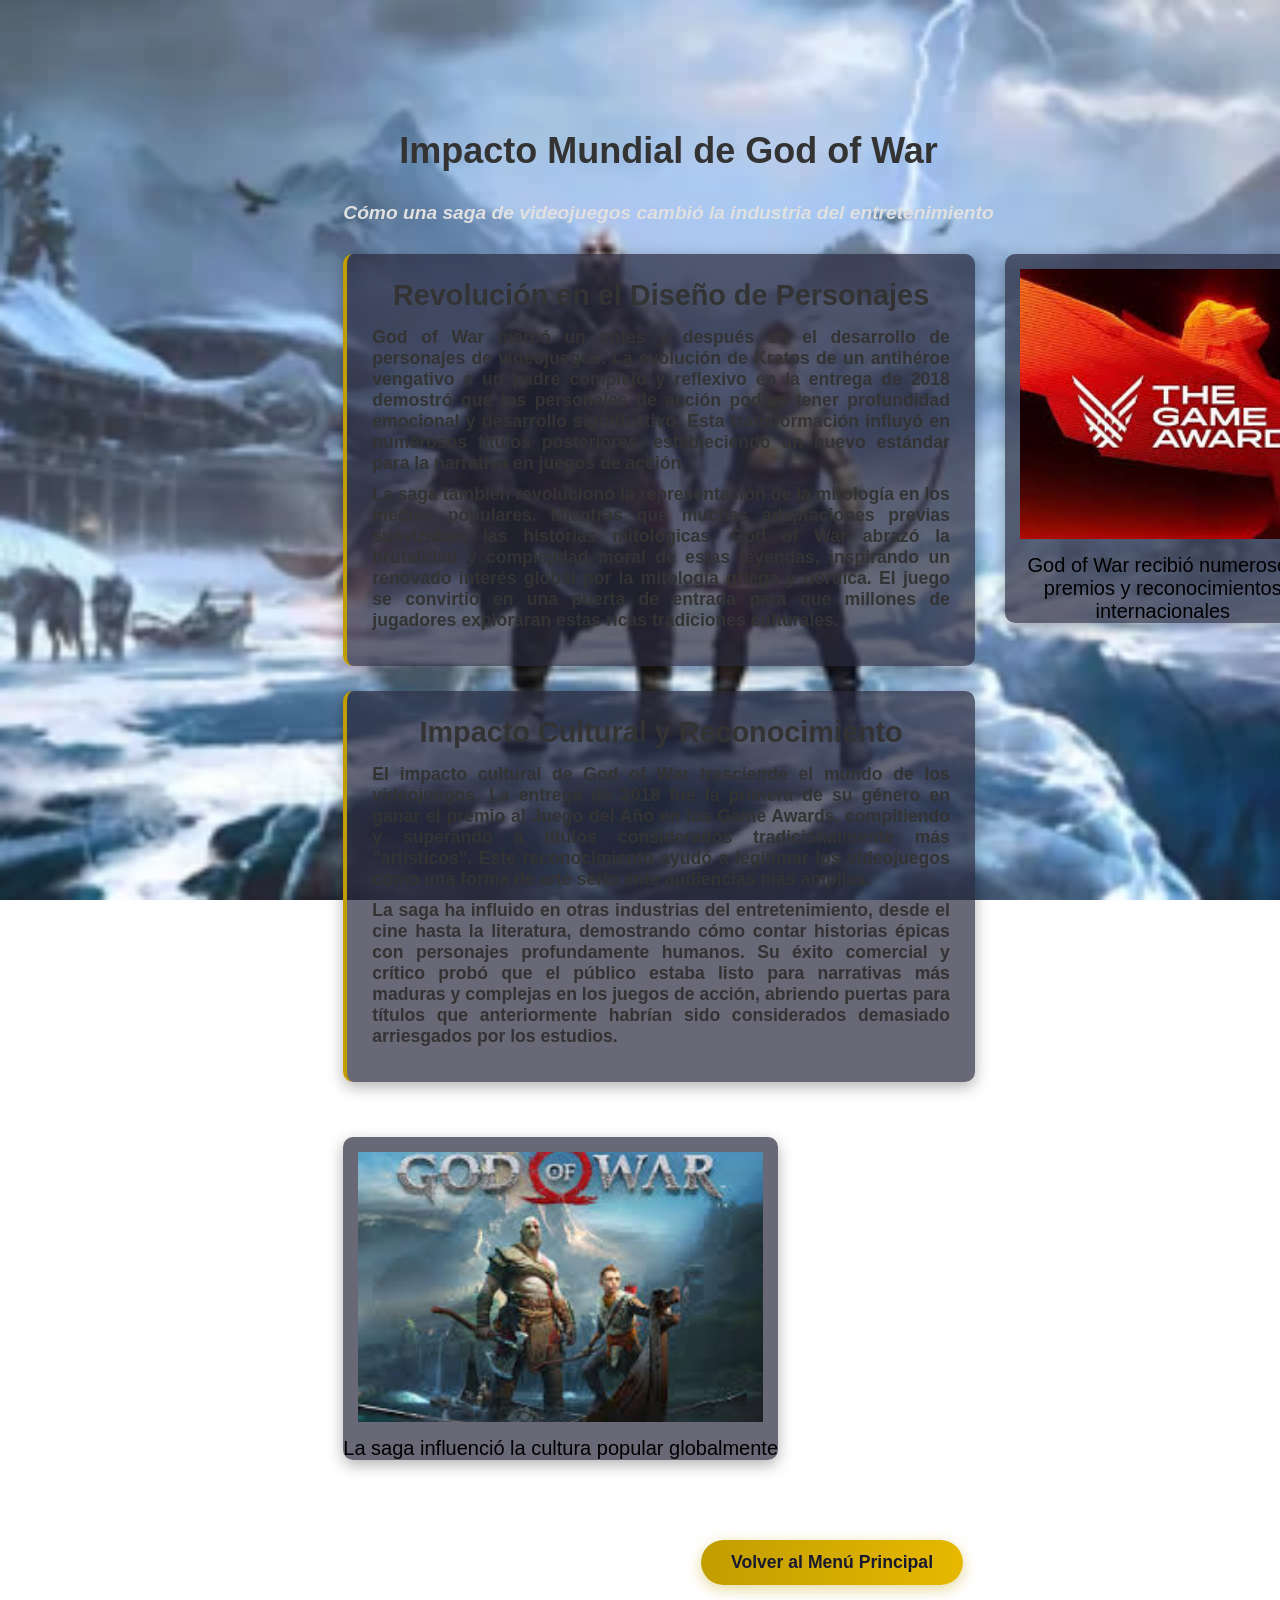
<file: Impacto.html>
<!DOCTYPE html>
<html lang="es">
	<link rel="stylesheet" href="agustin.css">
<head>
    <meta charset="UTF-8">
    <meta name="viewport" content="width=device-width, initial-scale=1.0">
    <title>Impacto - God of War</title>
    
    </head>
<body>
    <div class="container">
        <div class="header">
            <h1>Impacto Mundial de God of War</h1>
            <p class="subtitulo">Cómo una saga de videojuegos cambió la industria del entretenimiento</p>
        </div>
        
        <div class="content">
            <div class="info-section">
                <div class="informacioncarta">
                    <h2>Revolución en el Diseño de Personajes</h2>
                    <p>God of War marcó un antes y después en el desarrollo de personajes de videojuegos. La evolución de Kratos de un antihéroe vengativo a un padre complejo y reflexivo en la entrega de 2018 demostró que los personajes de acción podían tener profundidad emocional y desarrollo significativo. Esta transformación influyó en numerosos títulos posteriores, estableciendo un nuevo estándar para la narrativa en juegos de acción.</p>
                    <p>La saga también revolucionó la representación de la mitología en los medios populares. Mientras que muchas adaptaciones previas suavizaban las historias mitológicas, God of War abrazó la brutalidad y complejidad moral de estas leyendas, inspirando un renovado interés global por la mitología griega y nórdica. El juego se convirtió en una puerta de entrada para que millones de jugadores exploraran estas ricas tradiciones culturales.</p>
                </div>
                
                <div class="informacioncarta">
                    <h2>Impacto Cultural y Reconocimiento</h2>
                    <p>El impacto cultural de God of War trasciende el mundo de los videojuegos. La entrega de 2018 fue la primera de su género en ganar el premio al Juego del Año en los Game Awards, compitiendo y superando a títulos considerados tradicionalmente más "artísticos". Este reconocimiento ayudó a legitimar los videojuegos como una forma de arte serio ante audiencias más amplias.</p>
                    <p>La saga ha influido en otras industrias del entretenimiento, desde el cine hasta la literatura, demostrando cómo contar historias épicas con personajes profundamente humanos. Su éxito comercial y crítico probó que el público estaba listo para narrativas más maduras y complejas en los juegos de acción, abriendo puertas para títulos que anteriormente habrían sido considerados demasiado arriesgados por los estudios.</p>
                </div>
            </div>
            
            <div class="image-section">
                <div class="imagenes">
                    <img src="imagenes/goty.jpg"
                    <div class="imagendes">God of War recibió numerosos premios y reconocimientos internacionales</div>
                </div>
                
                <div class="imagenes">
                    <img src="imagenes/impa.jpg"
                    <div class="imagendes">La saga influenció la cultura popular globalmente</div>
                </div>
            </div>
        </div>
        
        <div class="menu-link">
            <a href="Menu.html" class="botm">Volver al Menú Principal</a>
        </div>
    </div>
</body>
</html>
</file>
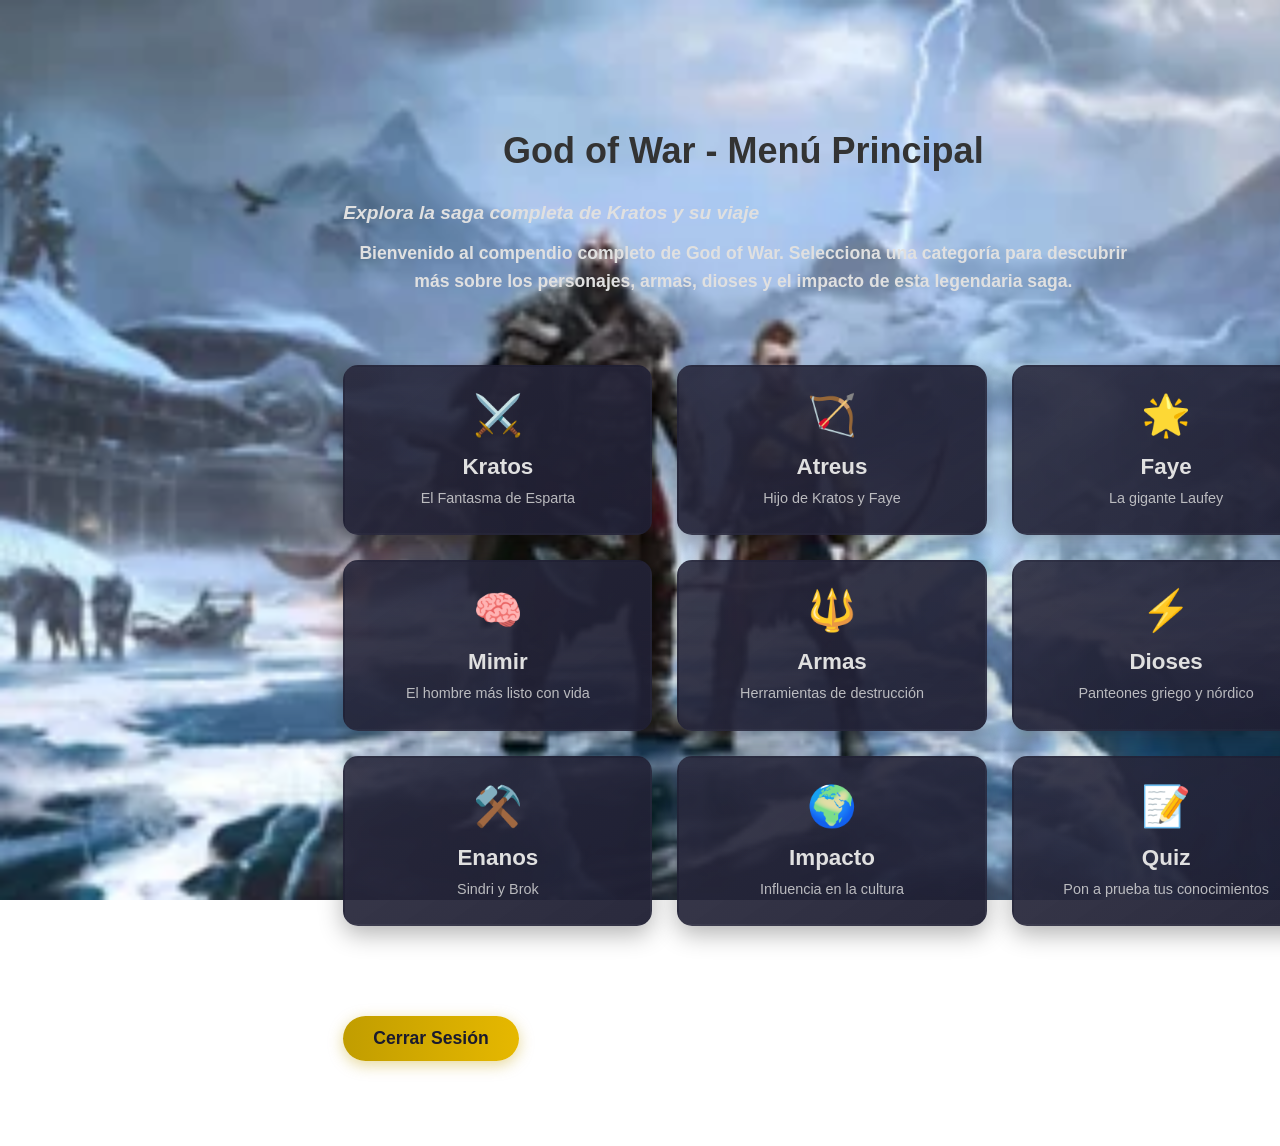
<file: Menu.html>
<!DOCTYPE html>
<html lang="es">
<head>
    <meta charset="UTF-8">
    <meta name="viewport" content="width=device-width, initial-scale=1.0">
    <title>Menú Principal - God of War</title>
    <link rel="stylesheet" href="agustin.css">
</head>
<body>
    <div class="container">
        <div class="header">
            <h1>God of War - Menú Principal</h1>
            <p class="subtitulo">Explora la saga completa de Kratos y su viaje</p>
            <p class="welcome-text">Bienvenido al compendio completo de God of War. Selecciona una categoría para descubrir más sobre los personajes, armas, dioses y el impacto de esta legendaria saga.</p>
        </div>
        
        <div class="menu-grid">
            <a href="Kratos.html" class="menu-item">
                <div class="menu-icon">⚔️</div>
                <div class="menu-title">Kratos</div>
                <div class="menu-desc">El Fantasma de Esparta</div>
            </a>
            
            <a href="atreus.html" class="menu-item">
                <div class="menu-icon">🏹</div>
                <div class="menu-title">Atreus</div>
                <div class="menu-desc">Hijo de Kratos y Faye</div>
            </a>
            
            <a href="Faye.html" class="menu-item">
                <div class="menu-icon">🌟</div>
                <div class="menu-title">Faye</div>
                <div class="menu-desc">La gigante Laufey</div>
            </a>
            
            <a href="Mimir.html" class="menu-item">
                <div class="menu-icon">🧠</div>
                <div class="menu-title">Mimir</div>
                <div class="menu-desc">El hombre más listo con vida</div>
            </a>
            
            <a href="Armas.html" class="menu-item">
                <div class="menu-icon">🔱</div>
                <div class="menu-title">Armas</div>
                <div class="menu-desc">Herramientas de destrucción</div>
            </a>
            
            <a href="Dioses.html" class="menu-item">
                <div class="menu-icon">⚡</div>
                <div class="menu-title">Dioses</div>
                <div class="menu-desc">Panteones griego y nórdico</div>
            </a>
            
            <a href="Enanos.html" class="menu-item">
                <div class="menu-icon">⚒️</div>
                <div class="menu-title">Enanos</div>
                <div class="menu-desc">Sindri y Brok</div>
            </a>
            
            <a href="Impacto.html" class="menu-item">
                <div class="menu-icon">🌍</div>
                <div class="menu-title">Impacto</div>
                <div class="menu-desc">Influencia en la cultura</div>
            </a>
            
            <a href="formulario.html" class="menu-item">
                <div class="menu-icon">📝</div>
                <div class="menu-title">Quiz</div>
                <div class="menu-desc">Pon a prueba tus conocimientos</div>
            </a>
        </div>
        
        <div class="menu-link">
            <a href="index.html" class="botm">Cerrar Sesión</a>
        </div>
    </div>
</body>
</html>
</file>
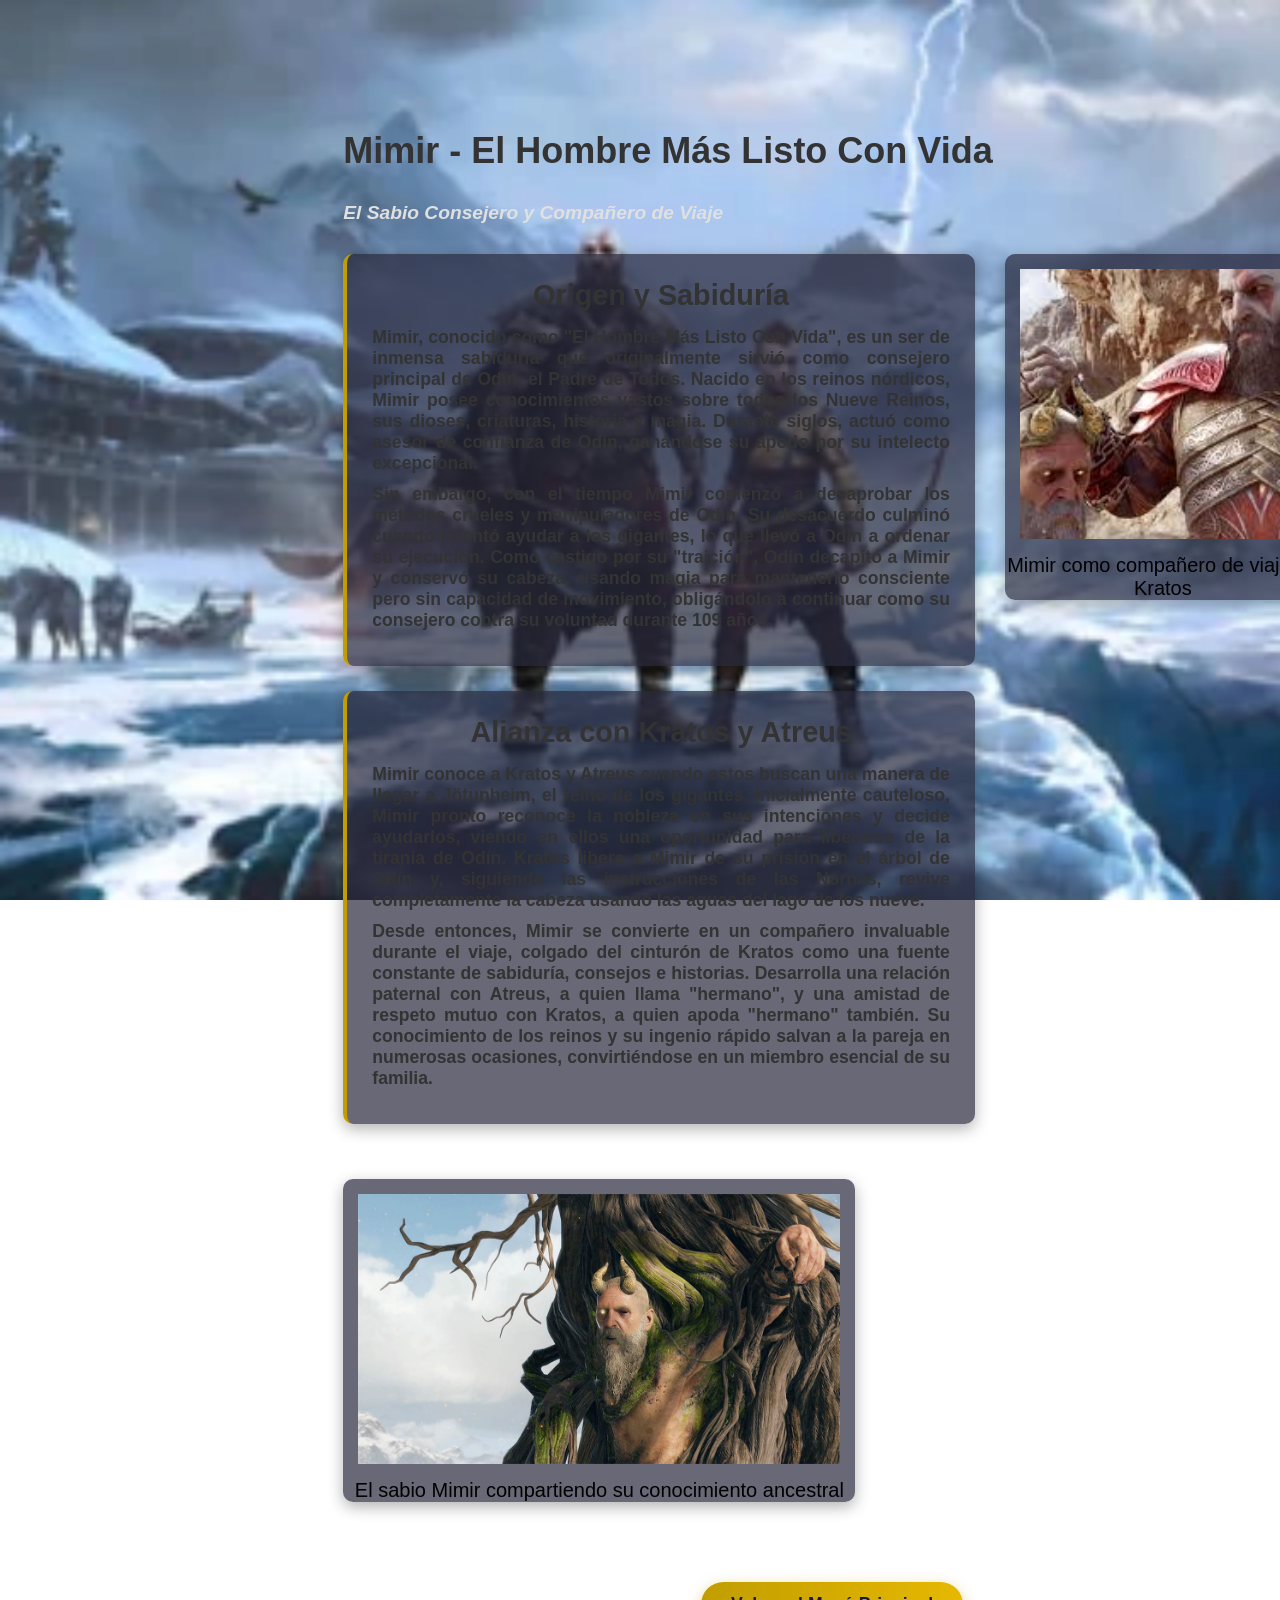
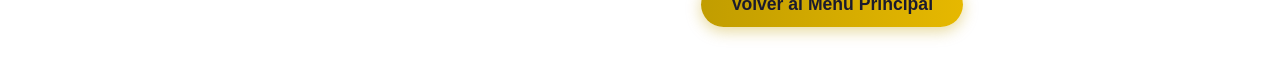
<file: Mimir.html>
<!DOCTYPE html>
<html lang="es">
	<link rel="stylesheet" href="agustin.css">

<head>
    <meta charset="UTF-8">
    <meta name="viewport" content="width=device-width, initial-scale=1.0">
    <title>Mimir - God of War</title>
 
  </head>
<body>
    <div class="container">
        <div class="header">
            <h1>Mimir - El Hombre Más Listo Con Vida</h1>
            <p class="subtitulo">El Sabio Consejero y Compañero de Viaje</p>
        </div>
        
        <div class="content">
            <div class="info-section">
                <div class="informacioncarta">
                    <h2>Origen y Sabiduría</h2>
                    <p>Mimir, conocido como "El Hombre Más Listo Con Vida", es un ser de inmensa sabiduría que originalmente sirvió como consejero principal de Odín, el Padre de Todos. Nacido en los reinos nórdicos, Mimir posee conocimientos vastos sobre todos los Nueve Reinos, sus dioses, criaturas, historia y magia. Durante siglos, actuó como asesor de confianza de Odín, ganándose su apodo por su intelecto excepcional.</p>
                    <p>Sin embargo, con el tiempo Mimir comenzó a desaprobar los métodos crueles y manipuladores de Odín. Su desacuerdo culminó cuando intentó ayudar a los gigantes, lo que llevó a Odín a ordenar su ejecución. Como castigo por su "traición", Odín decapitó a Mimir y conservó su cabeza, usando magia para mantenerlo consciente pero sin capacidad de movimiento, obligándolo a continuar como su consejero contra su voluntad durante 109 años.</p>
                </div>
                
                <div class="informacioncarta">
                    <h2>Alianza con Kratos y Atreus</h2>
                    <p>Mimir conoce a Kratos y Atreus cuando estos buscan una manera de llegar a Jötunheim, el reino de los gigantes. Inicialmente cauteloso, Mimir pronto reconoce la nobleza en sus intenciones y decide ayudarlos, viendo en ellos una oportunidad para liberarse de la tiranía de Odín. Kratos libera a Mimir de su prisión en el árbol de Odín y, siguiendo las instrucciones de las Nornas, revive completamente la cabeza usando las aguas del lago de los nueve.</p>
                    <p>Desde entonces, Mimir se convierte en un compañero invaluable durante el viaje, colgado del cinturón de Kratos como una fuente constante de sabiduría, consejos e historias. Desarrolla una relación paternal con Atreus, a quien llama "hermano", y una amistad de respeto mutuo con Kratos, a quien apoda "hermano" también. Su conocimiento de los reinos y su ingenio rápido salvan a la pareja en numerosas ocasiones, convirtiéndose en un miembro esencial de su familia.</p>
                </div>
            </div>
            
            <div class="image-section">
                <div class="imagenes">
                    <img src="imagenes/mimirykratos.jpg"
                    <div class="imagendes">Mimir como compañero de viaje de Kratos </div>
                </div>
                
                <div class="imagenes">
                    <img src="imagenes/mimirarbol.jpg"
                    <div class="imagendes">El sabio Mimir compartiendo su conocimiento ancestral</div>
                </div>
            </div>
        </div>
        
        <div class="menu-link">
            <a href="Menu.html" class="botm">Volver al Menú Principal</a>
        </div>
    </div>
</body>
</html>
</file>
<file: agustin.css>
* {
    margin: 0;
    padding: 0;
    box-sizing: border-box;
    font-family: 'Segoe UI', Tahoma, Geneva, Verdana, sans-serif;
}


body {
    background-repeat: no-repeat;
    background-attachment: fixed;
    background-size: cover;
    background-position: center;
    background-image: url("imagenes/FondoGOW.webp");
    background-color: #510366;
    border-radius: 30px;
    font-family: verdana;
    text-align: justify;
    font-size: 20px;
    padding-left: 25px;
    padding-right: 25px;
    padding-top: 10px;
    padding-bottom: 5px;
    margin-left: 20%;
    margin-right: 20%;
    margin-top: 25px;
    margin-bottom: 5px;
    background-color: #ffffff;
    text-align: center;
    margin-top: 50px;
    padding: 30px;
    border-radius: 10px;
    max-width: 1200px;
    width: 90%;
}

h1 {
    text-align: center;
    margin-bottom: 30px;
    font-size: 36px;
    color: #333;
}

h2 {
    color: #c19d00;
    margin-bottom: 15px;
    font-size: 1.8rem;
}

.subtitulo {
    color: #e0e0e0;
    font-size: 1.2rem;
    font-style: italic;
}


p {
    margin-bottom: 15px;
    text-align: justify;
    font-size: 1.1rem;
}


ul {
    list-style: none;
    margin: 0;
    padding: 0;
}

li {
    margin-bottom: 10px;
    padding: 10px;
    background-color: #fff;
    border: 1px solid #ddd;
    border-radius: 5px;
    box-shadow: 0px 0px 10px rgba(0,0,0,0.1);
    transition: all 0.3s ease-in-out;
}

li:hover {
    transform: translateY(-5px);
    box-shadow: 0px 5px 10px rgba(0,0,0,0.2);
}


.informacioncarta {
    background-color: rgba(40, 40, 60, 0.7);
    border-radius: 10px;
    padding: 25px;
    margin-bottom: 25px;
    border-left: 4px solid #c19d00;
    box-shadow: 0 5px 15px rgba(0, 0, 0, 0.3);
}


.imagenes {
    background-color: rgba(40, 40, 60, 0.7);
    border-radius: 10px;
    overflow: hidden;
    box-shadow: 0 5px 15px rgba(0, 0, 0, 0.3);
    margin-bottom: 20px;
}

.imagenes img {
    width: 100%;
    height: 300px;
    object-fit: cover;
    display: block;
}


.imagendes {
    padding: 15px;
    text-align: center;
    font-style: italic;
    color: #c19d00;
}


.botm {
    display: inline-block;
    background: linear-gradient(to right, #c19d00, #e6b800);
    color: #1a1a2e;
    padding: 12px 30px;
    border-radius: 50px;
    text-decoration: none;
    font-weight: bold;
    font-size: 1.1rem;
    transition: all 0.3s ease;
    box-shadow: 0 4px 15px rgba(193, 157, 0, 0.4);
}

.botm:hover {
    transform: translateY(-3px);
    box-shadow: 0 6px 20px rgba(193, 157, 0, 0.6);
}


.menu-link {
    display: block;
    text-align: center;
    margin-top: 30px;
}


.container {
    display: flex;
    flex-wrap: wrap;
    justify-content: space-between;
    gap: 20px;
}

.content {
    width: 100%;
    display: flex;
    flex-wrap: wrap;
    gap: 30px;
}

.info-section {
    flex: 2;
    min-width: 300px;
}

.image-section {
    flex: 1;
    min-width: 300px;
    display: flex;
    flex-direction: column;
}


.login-page {
 
    min-height: 100vh;
    display: flex;
    justify-content: center;
    align-items: center;
    padding: 20px;
    background-image: url("imagenes/FondoGOW.webp");;
}

.login-container {
    background: rgba(30, 30, 46, 0.95);
    padding: 50px;
    border-radius: 20px;
    box-shadow: 0 15px 35px rgba(0, 0, 0, 0.5);
    border: 2px solid rgba(193, 157, 0, 0.3);
    text-align: center;
    max-width: 600px;
    width: 100%;
}

.login-title {
    color: #c19d00;
    font-size: 3.5rem;
    margin-bottom: 40px;
    text-shadow: 2px 2px 4px rgba(0, 0, 0, 0.5);
    background: linear-gradient(to right, #c19d00, #e6b800);
    -webkit-background-clip: text;
    -webkit-text-fill-color: transparent;
    background-clip: text;
}

.login-form {
    display: flex;
    flex-direction: column;
    gap: 30px;
}

.input-group {
    display: flex;
    flex-direction: column;
    align-items: center;
    gap: 10px;
}

.login-label {
    color: #e0e0e0;
    font-size: 1.5rem;
    font-weight: bold;
    text-align: center;
    width: 100%;
    display: block;
}

.login-input {
    width: 100%;
    max-width: 400px;
    padding: 20px;
    font-size: 1.3rem;
    background: rgba(40, 40, 60, 0.8);
    border: 2px solid #c19d00;
    border-radius: 10px;
    color: #ffffff;
    transition: all 0.3s ease;
    text-align: center;
}

.login-input:focus {
    outline: none;
    border-color: #e6b800;
    box-shadow: 0 0 15px rgba(193, 157, 0, 0.5);
    transform: scale(1.02);
}

.login-button {
    background: linear-gradient(135deg, #c19d00, #e6b800);
    color: #1a1a2e;
    border: none;
    padding: 20px 40px;
    font-size: 1.4rem;
    font-weight: bold;
    border-radius: 50px;
    cursor: pointer;
    transition: all 0.3s ease;
    margin-top: 20px;
    box-shadow: 0 5px 15px rgba(193, 157, 0, 0.4);
}

.login-button:hover {
    transform: translateY(-3px) scale(1.05);
    box-shadow: 0 8px 25px rgba(193, 157, 0, 0.6);
    background: linear-gradient(135deg, #e6b800, #ffd700);
}

#mensaje {
    margin-top: 25px;
    padding: 15px;
    font-size: 1.2rem;
    min-height: 30px;
    text-align: center;
}


@media (max-width: 768px) {
    body {
        margin-left: 5%;
        margin-right: 5%;
        max-width: 95%;
    }
    
    .content {
        flex-direction: column;
    }
    
    .info-section, .image-section {
        flex: 1 1 100%;
    }
    
    .imagenes img {
        height: 250px;
    }
    
    .login-container {
        padding: 30px;
        transform: scale(1);
    }
    
    .login-title {
        font-size: 2.8rem;
    }
    
    .login-input {
        padding: 15px;
        font-size: 1.1rem;
        max-width: 350px;
    }
    
    .login-button {
        padding: 18px 35px;
        font-size: 1.2rem;
    }
}

@media (max-width: 480px) {
    body {
        margin-left: 2%;
        margin-right: 2%;
        padding: 15px;
    }
    
    .imagenes img {
        height: 200px;
    }
    
    .login-container {
        padding: 20px;
    }
    
    .login-title {
        font-size: 2.2rem;
    }
    
    .login-label {
        font-size: 1.2rem;
    }
    
    .login-input {
        max-width: 300px;
    }
}




       
        .menu-grid {
            display: grid;
            grid-template-columns: repeat(auto-fit, minmax(300px, 1fr));
            gap: 25px;
            margin: 40px 0;
        }
        
        .menu-item {
            background: linear-gradient(145deg, rgba(40, 40, 60, 0.9), rgba(30, 30, 50, 0.95));
            border-radius: 15px;
            padding: 30px 20px;
            text-align: center;
            text-decoration: none;
            color: #e0e0e0;
            transition: all 0.3s ease;
            border: 2px solid transparent;
            box-shadow: 0 8px 25px rgba(0, 0, 0, 0.3);
            display: flex;
            flex-direction: column;
            align-items: center;
            justify-content: center;
            min-height: 180px;
        }
        /* Estilos específicos para el menú principal */
.menu-grid {
    display: grid;
    grid-template-columns: repeat(auto-fit, minmax(280px, 1fr));
    gap: 25px;
    margin: 40px 0;
    width: 100%;
}

.menu-item {
    background: linear-gradient(145deg, rgba(40, 40, 60, 0.9), rgba(30, 30, 50, 0.95));
    border-radius: 15px;
    padding: 25px 20px;
    text-align: center;
    text-decoration: none;
    color: #e0e0e0;
    transition: all 0.3s ease;
    border: 2px solid transparent;
    box-shadow: 0 8px 25px rgba(0, 0, 0, 0.3);
    display: flex;
    flex-direction: column;
    align-items: center;
    justify-content: center;
    min-height: 160px;
    height: 100%;
}

.menu-item:hover {
    transform: translateY(-8px);
    border-color: #c19d00;
    box-shadow: 0 12px 30px rgba(193, 157, 0, 0.4);
    color: #ffffff;
}

.menu-icon {
    font-size: 2.5rem;
    margin-bottom: 15px;
    color: #c19d00;
}

.menu-title {
    font-size: 1.4rem;
    font-weight: bold;
    margin-bottom: 8px;
    color: #e0e0e0;
}

.menu-desc {
    font-size: 0.9rem;
    opacity: 0.8;
    color: #e0e0e0;
    line-height: 1.4;
}

.welcome-text {
    font-size: 1.1rem;
    color: #e0e0e0;
    margin-top: 15px;
    max-width: 800px;
    margin-left: auto;
    margin-right: auto;
    text-align: center;
    line-height: 1.6;
}


.container {
    width: 95%;
    max-width: 1400px;
    margin: 20px auto;
    padding: 30px;
}


@media (max-width: 1200px) {
    .menu-grid {
        grid-template-columns: repeat(auto-fit, minmax(250px, 1fr));
    }
}

@media (max-width: 768px) {
    .menu-grid {
        grid-template-columns: repeat(auto-fit, minmax(200px, 1fr));
        gap: 20px;
    }
    
    .menu-item {
        padding: 20px 15px;
        min-height: 140px;
    }
    
    .menu-icon {
        font-size: 2rem;
    }
    
    .menu-title {
        font-size: 1.2rem;
    }
    
    .menu-desc {
        font-size: 0.8rem;
    }
}

@media (max-width: 480px) {
    .menu-grid {
        grid-template-columns: 1fr;
    }
    
    .container {
        padding: 20px;
    }
}       }
   
   body {
    font-family: Arial, sans-serif;
    margin: 0;
    padding: 0;
    background-color: #f0f0f0;
}

h2 {
    text-align: center;
    color: #333;
}

form {
    max-width: 600px;
    margin: 20px auto;
    background-color: #fff;
    padding: 20px;
    border-radius: 8px;
    box-shadow: 0 0 10px rgba(0, 0, 0, 0.1);
}

ol {
    list-style-type: none;
    padding: 0;
}

li {
    margin-bottom: 20px;
    padding: 15px;
    border: 1px solid #ddd;
    border-radius: 5px;
    background-color: #f9f9f9;
}

p {
    margin-bottom: 10px;
    font-weight: bold;
    color: #333;
}

input[type="radio"] {
    margin-right: 10px;
}

label {
    display: block;
    margin-bottom: 8px;
    cursor: pointer;
}

button {
    display: block;
    width: 100%;
    padding: 10px;
    background-color: #007bff;
    color: #fff;
    border: none;
    border-radius: 5px;
    cursor: pointer;
    transition: background-color 0.3s ease;
    font-size: 16px;
    font-weight: bold;
}

button:hover {
    background-color: #0056b3;
}

#resultados {
    margin-top: 20px;
    text-align: center;
    font-weight: bold;
    max-width: 600px;
    margin: 20px auto;
    background-color: #fff;
    padding: 20px;
    border-radius: 8px;
    box-shadow: 0 0 10px rgba(0, 0, 0, 0.1);
}

.correcta {
    color: green;
}

.incorrecta {
    color: red;
}

.puntuacion {
    font-size: 24px;
    margin-bottom: 15px;
}

.detalle-respuesta {
    text-align: left;
    margin-top: 15px;
}

.respuesta-item {
    margin-bottom: 10px;
    padding: 10px;
    border-left: 3px solid #ddd;
}

.respuesta-correcta {
    border-left-color: green;
}

.respuesta-incorrecta {
    border-left-color: red;
}
</file>
